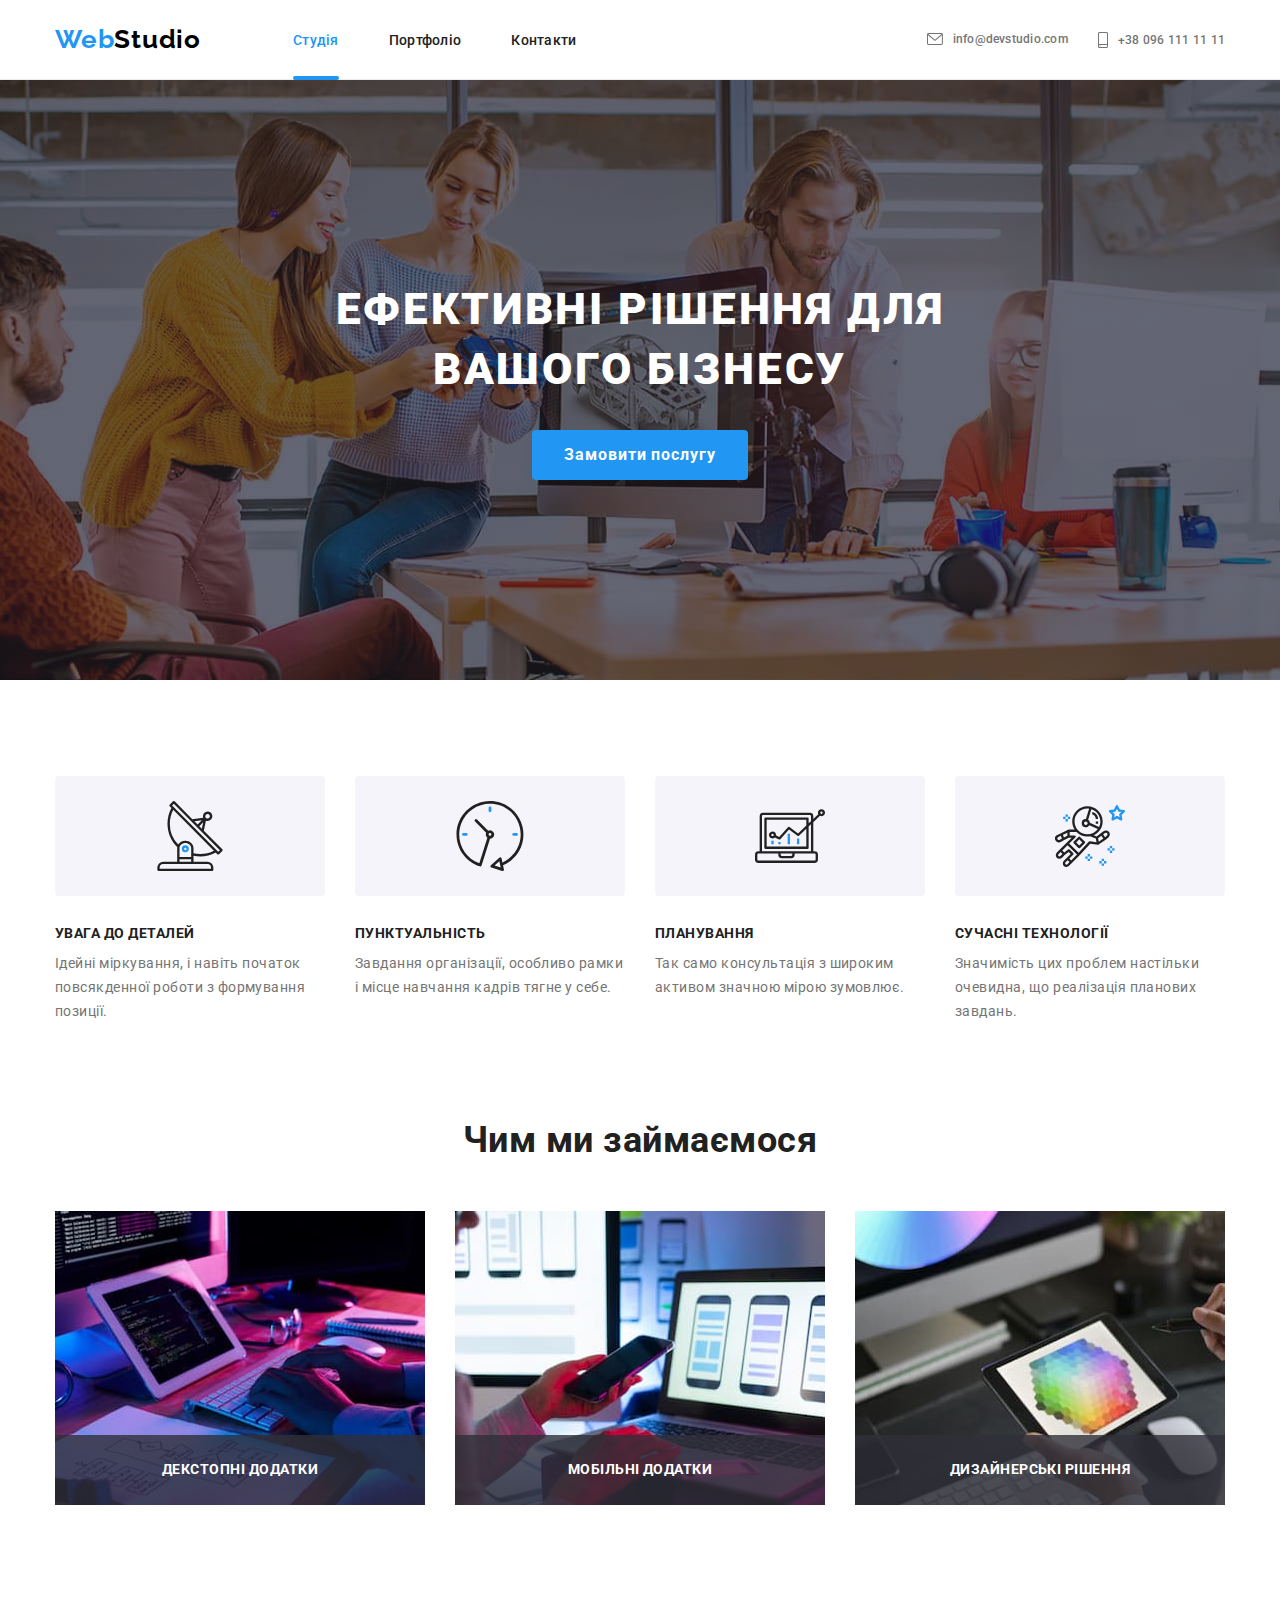
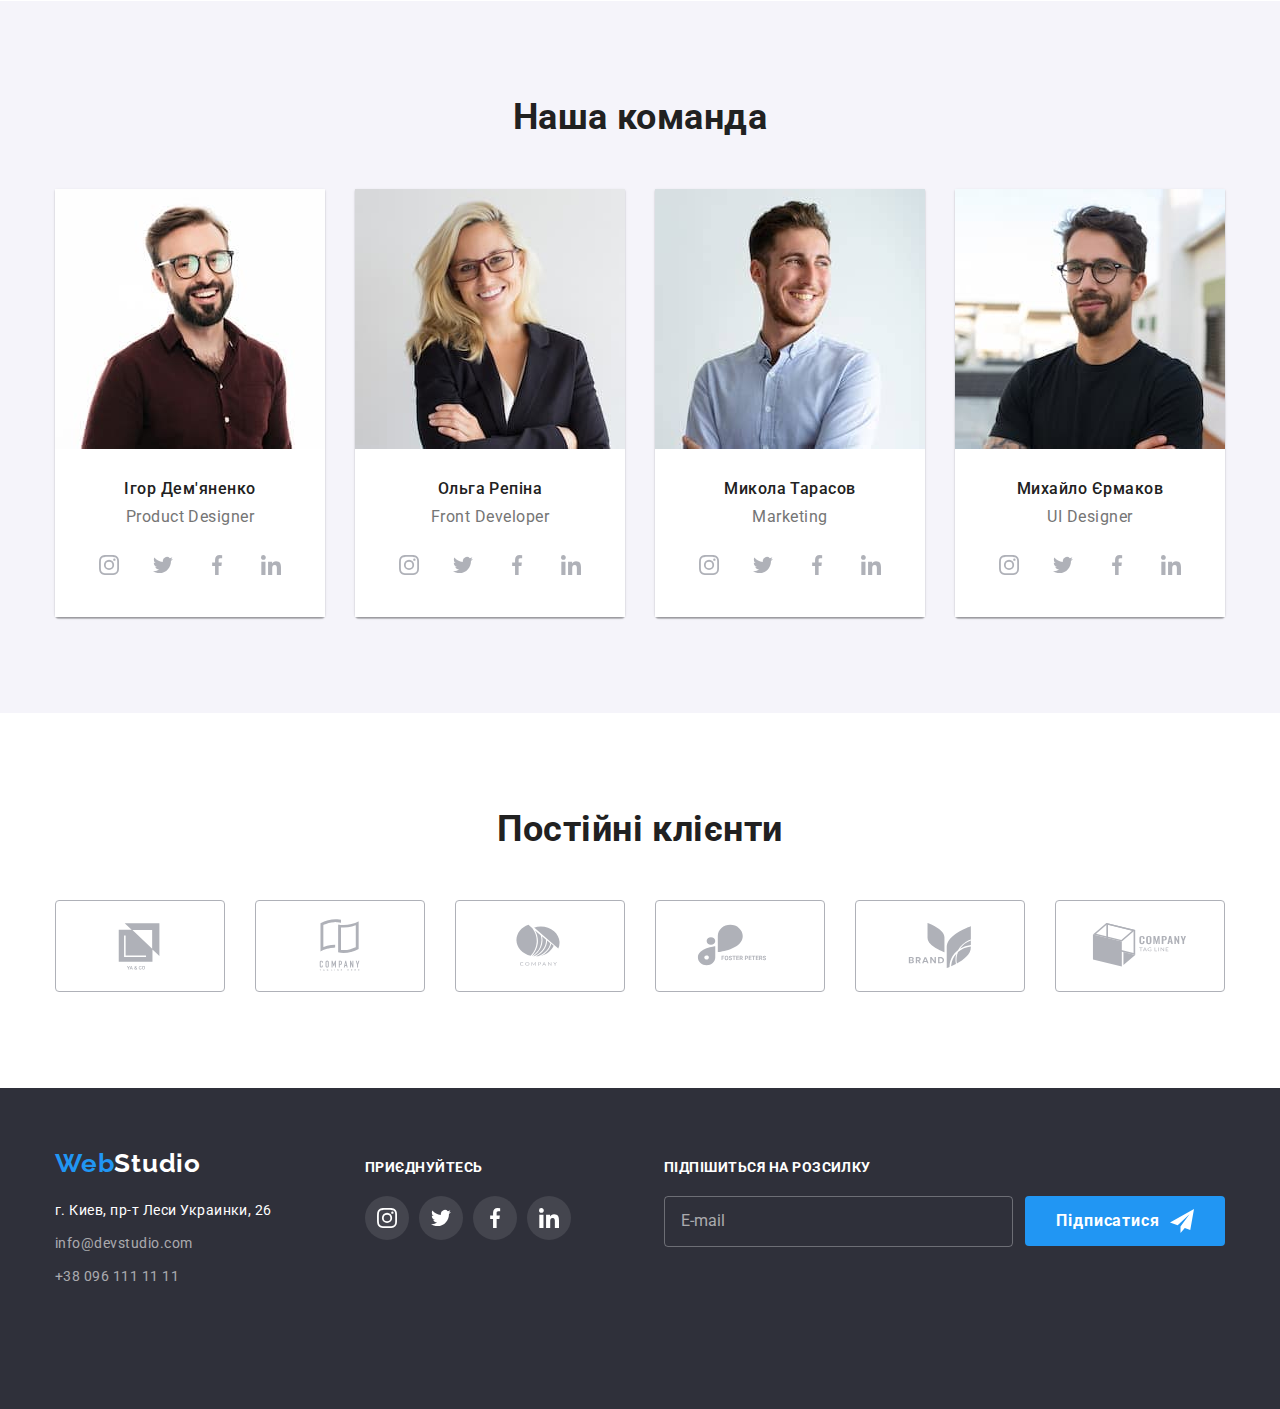
<file: index.html>
<!DOCTYPE html>
<html lang="uk">
  <head>
    <meta charset="utf-8" />
    <meta http-equiv="x-ua-compatible" content="ie=edge" />
    <meta name="viewport" content="width=device-width, initial-scale=1.0" />
    <link
      href="https://fonts.googleapis.com/css2?family=Raleway:wght@700&family=Roboto:wght@400;500;700;900&display=swap"
      rel="stylesheet"
    />
    <link
      rel="stylesheet"
      href="https://cdnjs.cloudflare.com/ajax/libs/modern-normalize/0.6.0/modern-normalize.min.css"
    />
    <link rel="stylesheet" href="./css/main.min.css" />
    <title>Web-Studio</title>
    <link rel="shortcut icon" href="favicon.ico" type="image/x-icon" />
    <link rel="icon" href="favicon.ico" type="image/x-icon" />
  </head>
  <body>
    <!-- Шапка навігації -->
    <header class="page-header">
      <div class="main-nav">
        <nav class="site-nav">
          <a href="./index.html" class="logo">Web<span class="logo__inner">Studio</span></a>
          <ul class="menu">
            <li class="menu__item">
              <a href="./index.html" class="menu__link menu__link--current">Студія</a>
            </li>
            <li class="menu__item">
              <a href="./portfolio.html" class="menu__link">Портфоліо</a>
            </li>
            <li class="menu__item"><a href="#" class="menu__link">Контакти</a></li>
          </ul>
        </nav>
        <ul class="contact-nav">
          <li class="contact-nav__item">
            <a href="mailto:info@devstudio.com" class="contact-nav__link">
              <svg class="icon-mail contact-nav__icon">
                <use href="./images/icons.svg#mail"></use>
              </svg>
              info@devstudio.com
            </a>
          </li>
          <li class="contact-nav__item">
            <a href="tel:+380961111111" class="contact-nav__link">
              <svg class="icon-phone contact-nav__icon">
                <use href="./images/icons.svg#phone"></use>
              </svg>
              +38 096 111 11 11
            </a>
          </li>
        </ul>
        <button
          type="button"
          class="menu-toggle js-open-menu"
          aria-expanded="false"
          aria-controls="mobile-menu"
        >
          <svg class="menu-toggle__icon">
            <use class="menu-toggle__menu" href="./images/icons.svg#mob-menu"></use>
          </svg>
        </button>
      </div>
    </header>

    <main>
      <!-- Герой -->
      <section class="hero">
        <div class="hero__wrap">
          <h1 class="hero__title">ефективні рішення для вашого бізнесу</h1>
          <button type="button" class="hero__btn" data-modal-open>Замовити послугу</button>
        </div>
      </section>

      <!-- Особливості -->
      <section class="page-section">
        <div class="features">
          <h2 class="features__title features__title--hidden">Особливості</h2>
          <ul class="features__list">
            <li class="features__item">
              <div class="features__img">
                <svg class="features__icon">
                  <use href="./images/icons.svg#antenna"></use>
                </svg>
              </div>
              <h3 class="features__subtitle">увага до деталей</h3>
              <p class="features__txt">
                Ідейні міркування, і навіть початок повсякденної роботи з формування позиції.
              </p>
            </li>
            <li class="features__item">
              <div class="features__img">
                <svg class="features__icon">
                  <use href="./images/icons.svg#clock"></use>
                </svg>
              </div>
              <h3 class="features__subtitle">пунктуальність</h3>
              <p class="features__txt">
                Завдання організації, особливо рамки і місце навчання кадрів тягне у себе.
              </p>
            </li>
            <li class="features__item">
              <div class="features__img">
                <svg class="features__icon">
                  <use href="./images/icons.svg#diagram"></use>
                </svg>
              </div>
              <h3 class="features__subtitle">планування</h3>
              <p class="features__txt">
                Так само консультація з широким активом значною мірою зумовлює.
              </p>
            </li>
            <li class="features__item">
              <div class="features__img">
                <svg class="features__icon">
                  <use href="./images/icons.svg#astronaut"></use>
                </svg>
              </div>
              <h3 class="features__subtitle">сучасні технології</h3>
              <p class="features__txt">
                Значимість цих проблем настільки очевидна, що реалізація планових завдань.
              </p>
            </li>
          </ul>
        </div>
      </section>

      <!-- Наша робота -->
      <section class="page-section page-section--no-top-padding">
        <div class="work">
          <h2 class="work__title">Чим ми займаємося</h2>
          <figure class="work__list">
            <figure class="work__item">
              <img
                srcset="
                  ./images/work-1-370w.jpg  1x,
                  ./images/work-1-740w.jpg  2x,
                  ./images/work-1-1110w.jpg 3x
                "
                alt="Розробка функціоналу."
                width="370"
                class="work__img"
              />
              <figcaption class="work__subtitle">декстопні додатки</figcaption>
            </figure>
            <figure class="work__item">
              <img
                srcset="
                  ./images/work-2-370w.jpg  1x,
                  ./images/work-2-740w.jpg  2x,
                  ./images/work-2-1110w.jpg 3x
                "
                alt="Адаптивна верстка."
                width="370"
                class="work__img"
              />
              <figcaption class="work__subtitle">мобільні додатки</figcaption>
            </figure>
            <figure class="work__item">
              <img
                srcset="
                  ./images/work-3-370w.jpg  1x,
                  ./images/work-3-740w.jpg  2x,
                  ./images/work-3-1110w.jpg 3x
                "
                alt="Дизайн макету."
                width="370"
                class="work__img"
              />
              <figcaption class="work__subtitle">дизайнерські рішення</figcaption>
            </figure>
          </figure>
        </div>
      </section>

      <!-- </section> -->

      <!-- Наша команда -->
      <section class="page-section page-section--scnd-bg">
        <div class="team">
          <h2 class="team__title">Наша команда</h2>
          <ul class="team__list">
            <li class="team__item">
              <div class="team-card">
                <div class="team-card__thumb">
                  <img
                    srcset="
                      ./images/team-1-270w.jpg 270w,
                      ./images/team-1-354w.jpg 354w,
                      ./images/team-1-450w.jpg 450w,
                      ./images/team-1-540w.jpg 540w,
                      ./images/team-1-708w.jpg 708w,
                      ./images/team-1-900w.jpg 900w
                    "
                    src="images/team-1-270w.jpg"
                    alt="Дизайнер продукту"
                    sizes="(min-width: 1200px) 270px, (min-width: 768px) 354px, 450px"
                    class="team-card__img"
                  />
                </div>
                <div class="team-card__content">
                  <h3 class="team-card__subtitle">Ігор Дем'яненко</h3>
                  <p lang="en" class="team-card__txt">Product Designer</p>
                  <ul class="socials">
                    <li class="socials__item">
                      <a href="#" class="socials__link">
                        <svg class="socials__icon">
                          <use href="./images/icons.svg#instagram"></use>
                        </svg>
                      </a>
                    </li>
                    <li class="socials__item">
                      <a href="#" class="socials__link">
                        <svg class="socials__icon">
                          <use href="./images/icons.svg#twitter"></use>
                        </svg>
                      </a>
                    </li>
                    <li class="socials__item">
                      <a href="#" class="socials__link">
                        <svg class="socials__icon">
                          <use href="./images/icons.svg#facebook"></use>
                        </svg>
                      </a>
                    </li>
                    <li class="socials__item">
                      <a href="#" class="socials__link">
                        <svg class="socials__icon">
                          <use href="./images/icons.svg#linkedin"></use>
                        </svg>
                      </a>
                    </li>
                  </ul>
                </div>
              </div>
            </li>
            <li class="team__item">
              <div class="team-card">
                <div class="team-card__thumb">
                  <img
                    srcset="
                      ./images/team-2-270w.jpg 270w,
                      ./images/team-2-354w.jpg 354w,
                      ./images/team-2-450w.jpg 450w,
                      ./images/team-2-540w.jpg 540w,
                      ./images/team-2-708w.jpg 708w,
                      ./images/team-2-900w.jpg 900w
                    "
                    src="images/team-2-270w.jpg"
                    alt="Front-розробник"
                    sizes="(min-width: 1200px) 270px, (min-width: 768px) 354px, 450px"
                    class="team-card__img"
                  />
                </div>
                <div class="team-card__content">
                  <h3 class="team-card__subtitle">Ольга Репіна</h3>
                  <p lang="en" class="team-card__txt">Front Developer</p>
                  <ul class="socials">
                    <li class="socials__item">
                      <a href="#" class="socials__link">
                        <svg class="socials__icon">
                          <use href="./images/icons.svg#instagram"></use>
                        </svg>
                      </a>
                    </li>
                    <li class="socials__item">
                      <a href="#" class="socials__link">
                        <svg class="socials__icon">
                          <use href="./images/icons.svg#twitter"></use>
                        </svg>
                      </a>
                    </li>
                    <li class="socials__item">
                      <a href="#" class="socials__link">
                        <svg class="socials__icon">
                          <use href="./images/icons.svg#facebook"></use>
                        </svg>
                      </a>
                    </li>
                    <li class="socials__item">
                      <a href="#" class="socials__link">
                        <svg class="socials__icon">
                          <use href="./images/icons.svg#linkedin"></use>
                        </svg>
                      </a>
                    </li>
                  </ul>
                </div>
              </div>
            </li>
            <li class="team__item">
              <div class="team-card">
                <div class="team-card__thumb">
                  <img
                    srcset="
                      ./images/team-3-270w.jpg 270w,
                      ./images/team-3-354w.jpg 354w,
                      ./images/team-3-450w.jpg 450w,
                      ./images/team-3-540w.jpg 540w,
                      ./images/team-3-708w.jpg 708w,
                      ./images/team-3-900w.jpg 900w
                    "
                    src="images/team-3-270w.jpg"
                    alt="Маркетолог"
                    sizes="(min-width: 1200px) 270px, (min-width: 768px) 354px, (min-width: 480px) 450px"
                    class="team-card__img"
                  />
                </div>
                <div class="team-card__content">
                  <h3 class="team-card__subtitle">Микола Тарасов</h3>
                  <p lang="en" class="team-card__txt">Marketing</p>
                  <ul class="socials">
                    <li class="socials__item">
                      <a href="#" class="socials__link">
                        <svg class="socials__icon">
                          <use href="./images/icons.svg#instagram"></use>
                        </svg>
                      </a>
                    </li>
                    <li class="socials__item">
                      <a href="#" class="socials__link">
                        <svg class="socials__icon">
                          <use href="./images/icons.svg#twitter"></use>
                        </svg>
                      </a>
                    </li>
                    <li class="socials__item">
                      <a href="#" class="socials__link">
                        <svg class="socials__icon">
                          <use href="./images/icons.svg#facebook"></use>
                        </svg>
                      </a>
                    </li>
                    <li class="socials__item">
                      <a href="#" class="socials__link">
                        <svg class="socials__icon">
                          <use href="./images/icons.svg#linkedin"></use>
                        </svg>
                      </a>
                    </li>
                  </ul>
                </div>
              </div>
            </li>
            <li class="team__item">
              <div class="team-card">
                <div class="team-card__thumb">
                  <img
                    srcset="
                      ./images/team-4-270w.jpg 270w,
                      ./images/team-4-354w.jpg 354w,
                      ./images/team-4-450w.jpg 450w,
                      ./images/team-4-540w.jpg 540w,
                      ./images/team-4-708w.jpg 708w,
                      ./images/team-4-900w.jpg 900w
                    "
                    src="images/team-4-270w.jpg"
                    alt="Дизайнер інтерфейсу"
                    sizes="(min-width: 1200px) 270px, (min-width: 768px) 354px, (min-width: 480px) 450px"
                    class="team-card__img"
                  />
                </div>
                <div class="team-card__content">
                  <h3 class="team-card__subtitle">Михайло Єрмаков</h3>
                  <p lang="en" class="team-card__txt">UI Designer</p>
                  <ul class="socials">
                    <li class="socials__item">
                      <a href="#" class="socials__link">
                        <svg class="socials__icon">
                          <use href="./images/icons.svg#instagram"></use>
                        </svg>
                      </a>
                    </li>
                    <li class="socials__item">
                      <a href="#" class="socials__link">
                        <svg class="socials__icon">
                          <use href="./images/icons.svg#twitter"></use>
                        </svg>
                      </a>
                    </li>
                    <li class="socials__item">
                      <a href="#" class="socials__link">
                        <svg class="socials__icon">
                          <use href="./images/icons.svg#facebook"></use>
                        </svg>
                      </a>
                    </li>
                    <li class="socials__item">
                      <a href="#" class="socials__link">
                        <svg class="socials__icon">
                          <use href="./images/icons.svg#linkedin"></use>
                        </svg>
                      </a>
                    </li>
                  </ul>
                </div>
              </div>
            </li>
          </ul>
        </div>
      </section>

      <!-- Постійні клієнти -->
      <section class="page-section">
        <div class="clients">
          <h2 class="clients__title">Постійні клієнти</h2>
          <ul class="clients__list">
            <li class="clients__item">
              <a href="#" class="clients__link">
                <svg class="clients__icon">
                  <use href="./images/icons.svg#logo-1"></use>
                </svg>
              </a>
            </li>
            <li class="clients__item">
              <a href="#" class="clients__link">
                <svg class="clients__icon">
                  <use href="./images/icons.svg#logo-2"></use>
                </svg>
              </a>
            </li>
            <li class="clients__item">
              <a href="#" class="clients__link">
                <svg class="clients__icon">
                  <use href="./images/icons.svg#logo-3"></use>
                </svg>
              </a>
            </li>
            <li class="clients__item">
              <a href="#" class="clients__link">
                <svg class="clients__icon">
                  <use href="./images/icons.svg#logo-4"></use>
                </svg>
              </a>
            </li>
            <li class="clients__item">
              <a href="#" class="clients__link">
                <svg class="clients__icon">
                  <use href="./images/icons.svg#logo-5"></use>
                </svg>
              </a>
            </li>
            <li class="clients__item">
              <a href="#" class="clients__link">
                <svg class="clients__icon">
                  <use href="./images/icons.svg#logo-6"></use>
                </svg>
              </a>
            </li>
          </ul>
        </div>
      </section>
    </main>

    <!-- Підвал -->
    <footer class="page-footer">
      <div class="footer-wrap">
        <!-- Контакти -->
        <div class="footer-contacts">
          <a class="logo" href="./index.html"
            >Web<span class="logo__inner logo__inner--white">Studio</span></a
          >
          <address>
            <ul class="contacts">
              <li class="contacts__item">
                <a
                  href="https://goo.gl/maps/CPtrU1FHBa2aNyZL9"
                  target="_blank"
                  rel="noopener noreferrer nofollow"
                  class="contacts__link contacts__link--light"
                  >г. Киев, пр-т Леси Украинки, 26</a
                >
              </li>
              <li class="contacts__item">
                <a href="mailto:info@devstudio.com" class="contacts__link">info@devstudio.com</a>
              </li>
              <li class="contacts__item">
                <a href="tel:+380961111111" class="contacts__link">+38 096 111 11 11</a>
              </li>
            </ul>
          </address>
        </div>
        <!-- Соціальні мережи -->
        <div class="footer-socials">
          <p class="footer-socials__title">приєднуйтесь</p>
          <ul class="socials">
            <li class="socials__item">
              <a href="#" class="socials__link socials__link--footer">
                <svg class="socials__icon socials__icon--footer">
                  <use href="./images/icons.svg#instagram"></use>
                </svg>
              </a>
            </li>
            <li class="socials__item">
              <a href="#" class="socials__link socials__link--footer">
                <svg class="socials__icon socials__icon--footer">
                  <use href="./images/icons.svg#twitter"></use>
                </svg>
              </a>
            </li>
            <li class="socials__item">
              <a href="#" class="socials__link socials__link--footer">
                <svg class="socials__icon socials__icon--footer">
                  <use href="./images/icons.svg#facebook"></use>
                </svg>
              </a>
            </li>
            <li class="socials__item">
              <a href="#" class="socials__link socials__link--footer">
                <svg class="socials__icon socials__icon--footer">
                  <use href="./images/icons.svg#linkedin"></use>
                </svg>
              </a>
            </li>
          </ul>
        </div>
        <!-- Форма розсилки -->
        <div class="footer-email">
          <p class="footer-email__title">підпішиться на розсилку</p>
          <form class="email-form">
            <input
              type="email"
              name="mailing"
              id="mailing"
              class="email-form__mailing"
              placeholder="E-mail"
            />
            <button type="submit" class="email-form__send">
              Підписатися
              <svg class="email-form__icon">
                <use href="./images/icons.svg#send"></use>
              </svg>
            </button>
          </form>
        </div>
      </div>
    </footer>

    <!-- Модальне вікно -->
    <div class="backdrop backdrop--is-hidden" data-backdrop>
      <div class="modal" data-modal>
        <button class="modal__close" data-modal-close>
          <svg class="modal__icon">
            <use href="./images/icons.svg#modal-close"></use>
          </svg>
        </button>
        <div class="feedback">
          <p class="feedback__title">Залиште свої дані, ми вам передзвонимо</p>
          <form class="feedback__form js-speaker-form" data-modal autocomplete="off">
            <div class="feedback__field">
              <label class="feedback__label" for="name">Ім'я</label>
              <div class="feedback__wrap-input">
                <input
                  type="text"
                  name="name"
                  id="name"
                  class="feedback__input"
                  placeholder="Ваше ім'я"
                  autofocus
                />
                <svg class="feedback__input-icon">
                  <use href="./images/icons.svg#modal-person"></use>
                </svg>
                <span class="feedback__warning"> ! - Ім'я має містити від 3 до 25 символів! </span>
              </div>
            </div>
            <div class="feedback__field">
              <label class="feedback__label" for="tel">Телефон</label>
              <div class="feedback__wrap-input">
                <input
                  type="tel"
                  name="tel"
                  id="tel"
                  class="feedback__input"
                  placeholder="+38 (0_ _) _ _ _-_ _-_ _"
                />
                <svg class="feedback__input-icon">
                  <use href="./images/icons.svg#modal-tel"></use>
                </svg>
                <span class="feedback__warning">
                  ! - Телефон має бути в форматі +38 (099) 000-00-00!
                </span>
              </div>
            </div>
            <div class="feedback__field">
              <label class="feedback__label" for="email">Пошта</label>
              <div class="feedback__wrap-input">
                <input
                  type="email"
                  name="email"
                  id="email"
                  class="feedback__input"
                  placeholder="example@gmail.com"
                />
                <svg class="feedback__input-icon">
                  <use href="./images/icons.svg#modal-mail"></use>
                </svg>
                <span class="feedback__warning">
                  ! - Будь-ласка, введіть дійсну адресу електронної пошти!
                </span>
              </div>
            </div>
            <label class="feedback__field feedback__field--comment">
              <span class="feedback__label">Коментар</span>
              <textarea
                name="comment"
                class="feedback__comment"
                cols="30"
                rows="7"
                placeholder="Введіть текст"
              ></textarea>
              <span class="feedback__warning feedback__warning--coment">
                ! - Напишіть, будь-ласка, коментар!
              </span>
            </label>
            <label class="feedback__field feedback__field--check">
              <input type="checkbox" name="policy" class="feedback__checkbox" />
              <span class="feedback__icon-checkbox">
                <svg class="feedback__icon-check">
                  <use href="./images/icons.svg#checkbx"></use>
                </svg>
              </span>
              <span class="feedback__label feedback__label--check">
                Погоджуюсь з розсилкою та приймаю
                <a href="#" class="feedback__link">Умови договору</a>
              </span>
            </label>
            <div class="feedback__field feedback__field--submit">
              <button type="submit" class="feedback__btn-submit">Відправити</button>
            </div>
          </form>
        </div>
      </div>
    </div>

    <!-- Мобільне меню -->
    <div class="menu-container js-menu-container" id="mobile-menu">
      <button type="button" class="menu-toggle js-close-menu">
        <svg class="menu-toggle__icon" aria-label="Перемикач мобільного меню">
          <use class="menu-toggle__close" href="./images/icons.svg#mob-close"></use>
        </svg>
      </button>
      <div class="menu-container__wrap">
        <ul class="mob-menu">
          <li class="mob-menu__item">
            <a href="./index.html" class="mob-menu__link mob-menu__link--current">Студія</a>
          </li>
          <li class="mob-menu__item">
            <a href="./portfolio.html" class="mob-menu__link">Портфоліо</a>
          </li>
          <li class="mob-menu__item"><a href="#" class="mob-menu__link">Контакти</a></li>
        </ul>
        <ul class="mob-contact">
          <li class="mob-contact__item">
            <a href="mailto:info@devstudio.com" class="mob-contact__link">info@devstudio.com</a>
          </li>
          <li class="mob-contact__item">
            <a href="tel:+380961111111" class="mob-contact__link">+38 096 111 11 11</a>
          </li>
        </ul>
        <ul class="mob-socials">
          <li class="mob-socials__item">
            <a href="#" class="mob-socials__link">instagram</a>
          </li>
          <li class="mob-socials__item">
            <a href="#" class="mob-socials__link">twitter</a>
          </li>
          <li class="mob-socials__item">
            <a href="#" class="mob-socials__link">facebook</a>
          </li>
          <li class="__item">
            <a href="#" class="mob-socials__link">linkedln</a>
          </li>
        </ul>
      </div>
    </div>

    <script src="./js/modal.js"></script>
    <script defer src="./js/mobile-menu.js"></script>
    <script defer src="./js/phone-mask.js"></script>
    <script defer src="./js/feedback-submit.js"></script>
    <!-- <script>
      (() => {
        document.querySelector('.js-speaker-form').addEventListener('submit', e => {
          e.preventDefault();

          new FormData(e.currentTarget).forEach((value, name) => console.log(`${name}: ${value}`));

          e.currentTarget.reset();
        });
      })();
    </script> -->
  </body>
</html>
</file>
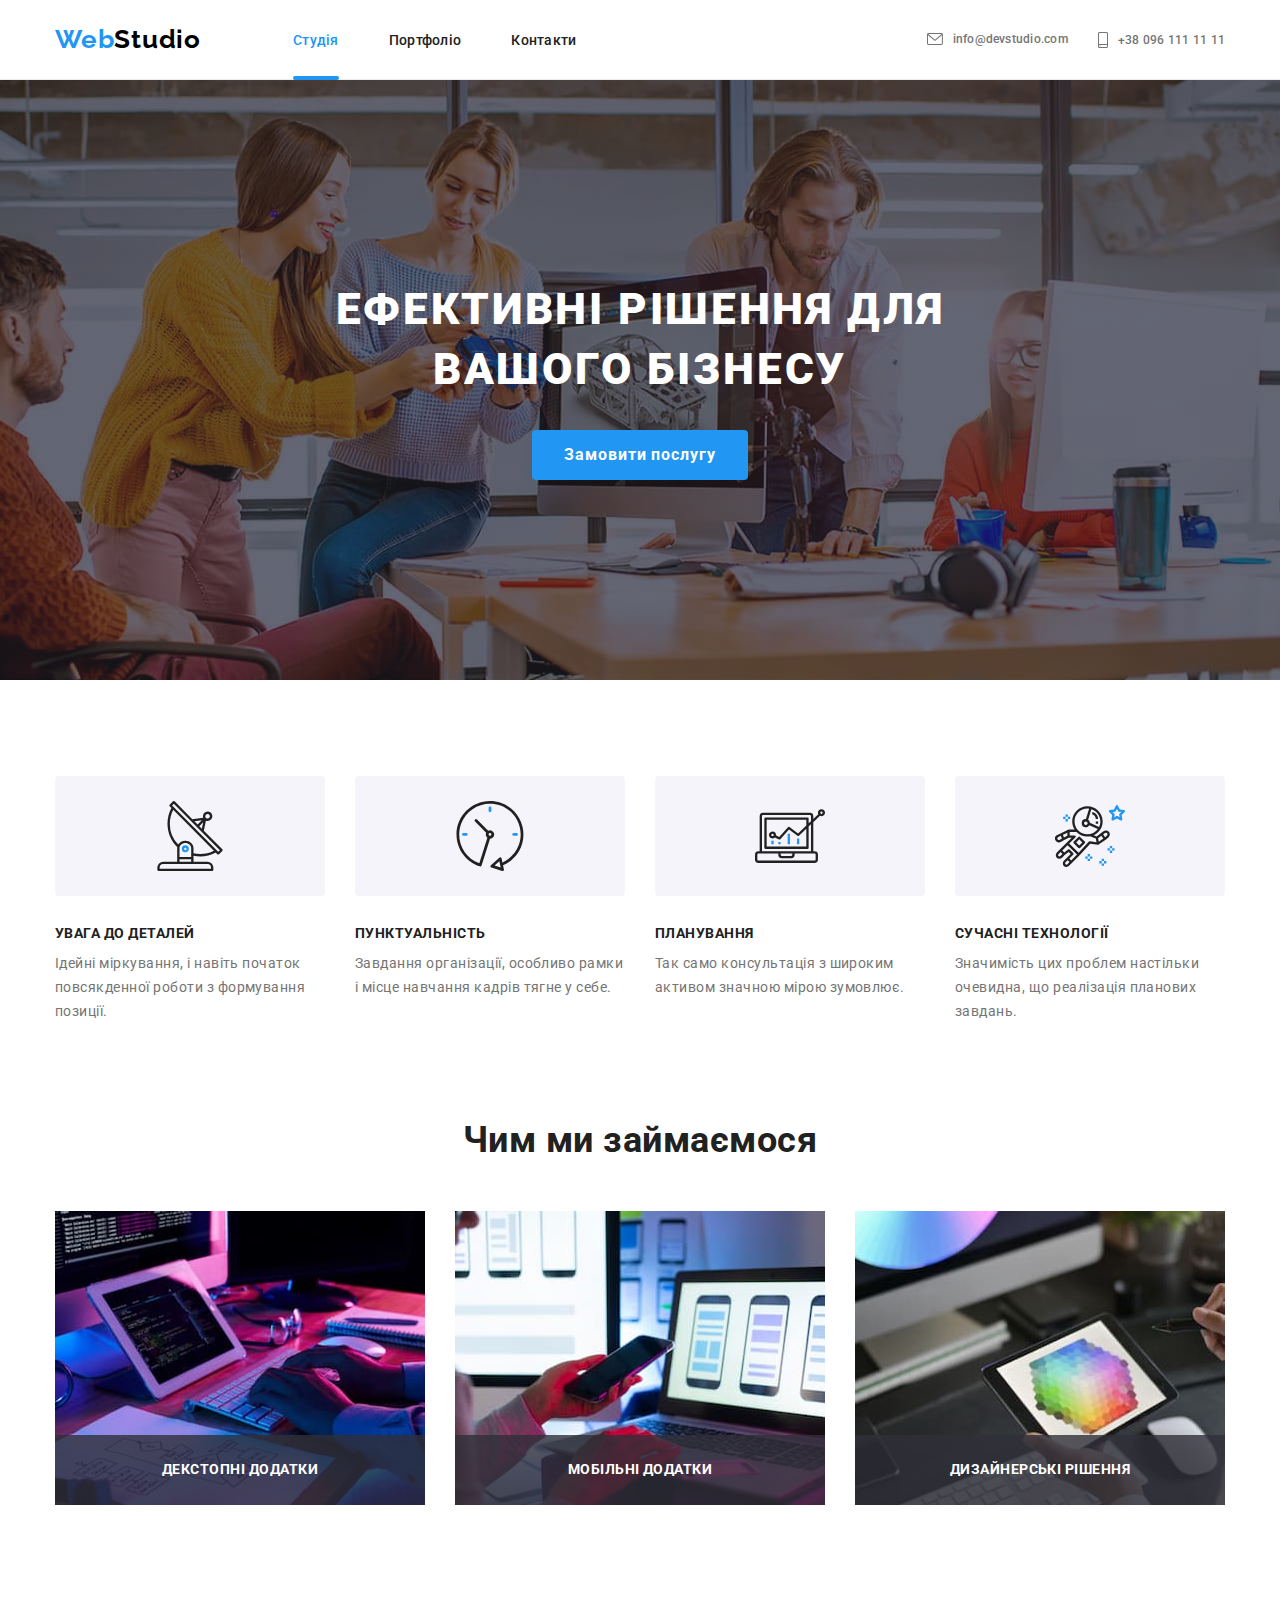
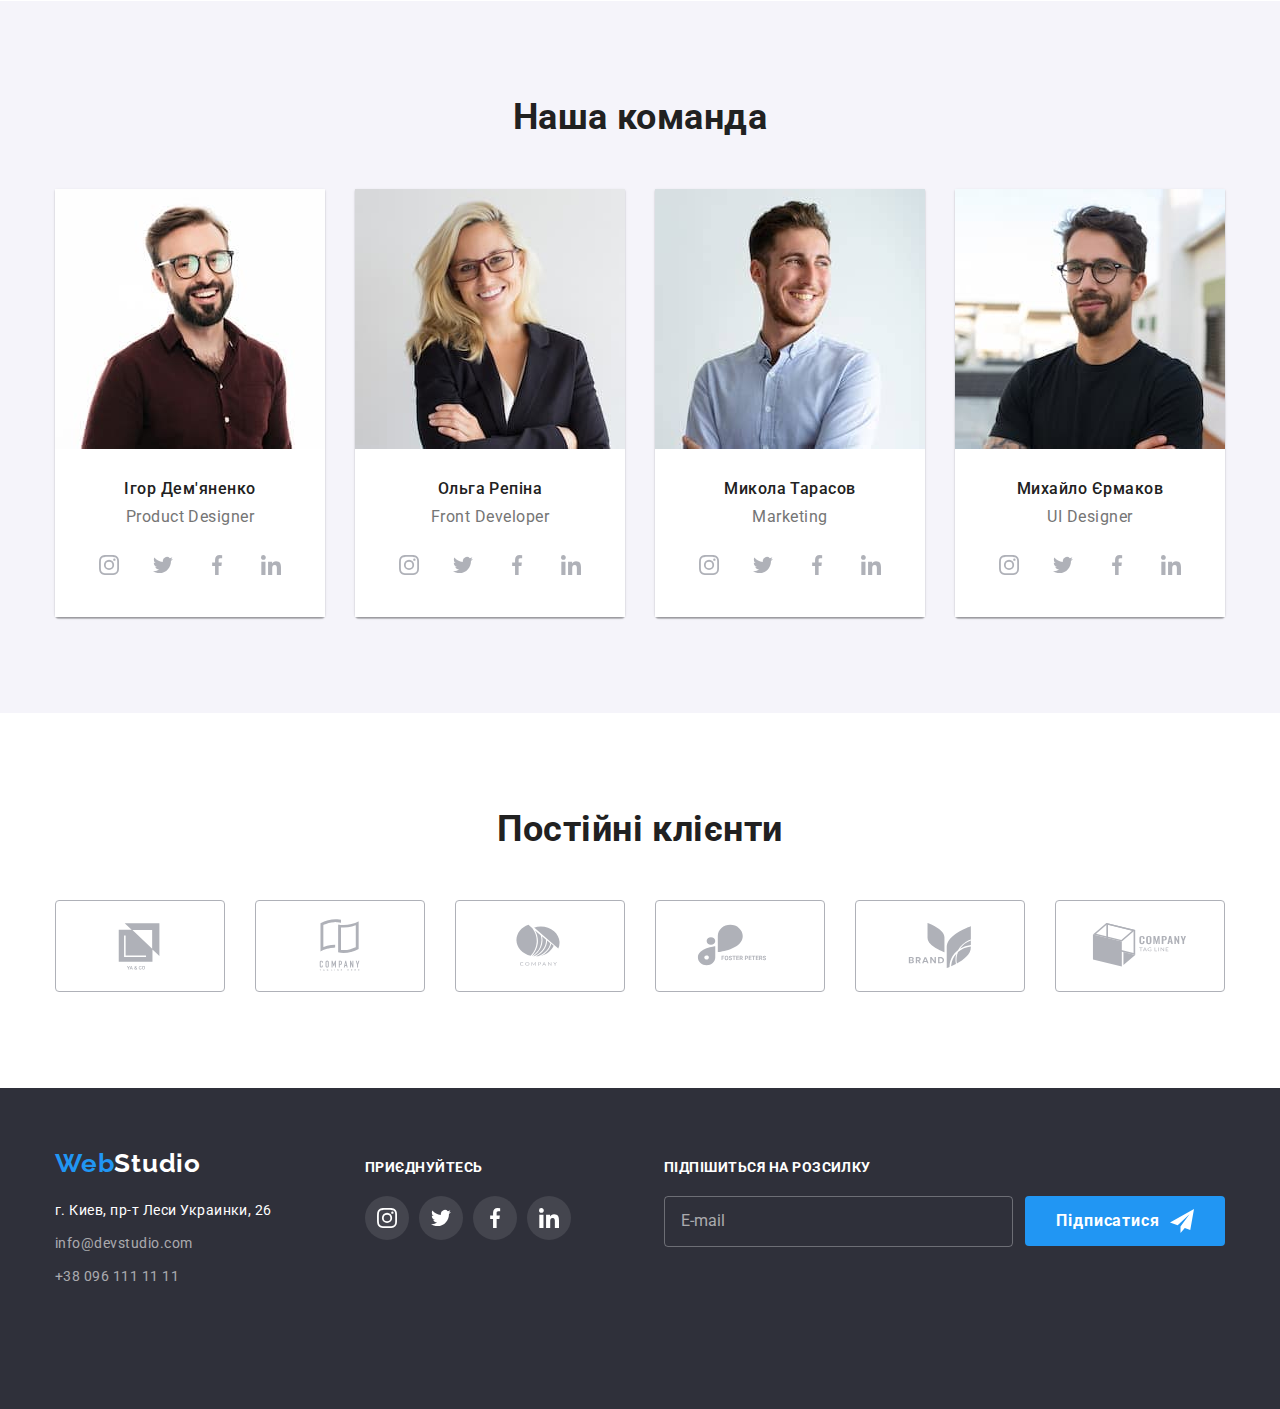
<file: index copy.html>
<!DOCTYPE html>
<html lang="uk">
  <head>
    <meta charset="utf-8" />
    <meta http-equiv="x-ua-compatible" content="ie=edge" />
    <meta name="viewport" content="width=device-width, initial-scale=1.0" />
    <link
      href="https://fonts.googleapis.com/css2?family=Raleway:wght@700&family=Roboto:wght@400;500;700;900&display=swap"
      rel="stylesheet"
    />
    <link
      rel="stylesheet"
      href="https://cdnjs.cloudflare.com/ajax/libs/modern-normalize/0.6.0/modern-normalize.min.css"
    />
    <link rel="stylesheet" href="./css/main.min.css" />
    <title>Web-Studio</title>
    <link rel="shortcut icon" href="favicon.ico" type="image/x-icon" />
    <link rel="icon" href="favicon.ico" type="image/x-icon" />
  </head>
  <body>
    <!-- Шапка навігації -->
    <header class="page-header">
      <div class="main-nav">
        <nav class="site-nav">
          <a href="./index.html" class="logo">Web<span class="logo__inner">Studio</span></a>
          <ul class="menu">
            <li class="menu__item">
              <a href="./index.html" class="menu__link menu__link--current">Студія</a>
            </li>
            <li class="menu__item">
              <a href="./portfolio.html" class="menu__link">Портфоліо</a>
            </li>
            <li class="menu__item"><a href="#" class="menu__link">Контакти</a></li>
          </ul>
        </nav>
        <ul class="contact-nav">
          <li class="contact-nav__item">
            <a href="mailto:info@devstudio.com" class="contact-nav__link">
              <svg class="icon-mail contact-nav__icon">
                <use href="./images/icons.svg#mail"></use>
              </svg>
              info@devstudio.com
            </a>
          </li>
          <li class="contact-nav__item">
            <a href="tel:+380961111111" class="contact-nav__link">
              <svg class="icon-phone contact-nav__icon">
                <use href="./images/icons.svg#phone"></use>
              </svg>
              +38 096 111 11 11
            </a>
          </li>
        </ul>
        <button
          type="button"
          class="menu-toggle js-open-menu"
          aria-expanded="false"
          aria-controls="mobile-menu"
        >
          <svg class="menu-toggle__icon">
            <use class="menu-toggle__menu" href="./images/icons.svg#mob-menu"></use>
          </svg>
        </button>
      </div>
    </header>

    <main>
      <!-- Герой -->
      <section class="hero">
        <div class="hero__wrap">
          <h1 class="hero__title">ефективні рішення для вашого бізнесу</h1>
          <button type="button" class="hero__btn" data-modal-open>Замовити послугу</button>
        </div>
      </section>

      <!-- Особливості -->
      <section class="page-section">
        <div class="features">
          <h2 class="features__title features__title--hidden">Особливості</h2>
          <ul class="features__list">
            <li class="features__item">
              <div class="features__img">
                <svg class="features__icon">
                  <use href="./images/icons.svg#antenna"></use>
                </svg>
              </div>
              <h3 class="features__subtitle">увага до деталей</h3>
              <p class="features__txt">
                Ідейні міркування, і навіть початок повсякденної роботи з формування позиції.
              </p>
            </li>
            <li class="features__item">
              <div class="features__img">
                <svg class="features__icon">
                  <use href="./images/icons.svg#clock"></use>
                </svg>
              </div>
              <h3 class="features__subtitle">пунктуальність</h3>
              <p class="features__txt">
                Завдання організації, особливо рамки і місце навчання кадрів тягне у себе.
              </p>
            </li>
            <li class="features__item">
              <div class="features__img">
                <svg class="features__icon">
                  <use href="./images/icons.svg#diagram"></use>
                </svg>
              </div>
              <h3 class="features__subtitle">планування</h3>
              <p class="features__txt">
                Так само консультація з широким активом значною мірою зумовлює.
              </p>
            </li>
            <li class="features__item">
              <div class="features__img">
                <svg class="features__icon">
                  <use href="./images/icons.svg#astronaut"></use>
                </svg>
              </div>
              <h3 class="features__subtitle">сучасні технології</h3>
              <p class="features__txt">
                Значимість цих проблем настільки очевидна, що реалізація планових завдань.
              </p>
            </li>
          </ul>
        </div>
      </section>

      <!-- Наша робота -->
      <section class="page-section page-section--no-top-padding">
        <div class="work">
          <h2 class="work__title">Чим ми займаємося</h2>
          <figure class="work__list">
            <figure class="work__item">
              <img
                srcset="
                  ./images/work-1-370w.jpg  1x,
                  ./images/work-1-740w.jpg  2x,
                  ./images/work-1-1110w.jpg 3x
                "
                alt="Розробка функціоналу."
                width="370"
                class="work__img"
              />
              <figcaption class="work__subtitle">декстопні додатки</figcaption>
            </figure>
            <figure class="work__item">
              <img
                srcset="
                  ./images/work-2-370w.jpg  1x,
                  ./images/work-2-740w.jpg  2x,
                  ./images/work-2-1110w.jpg 3x
                "
                alt="Адаптивна верстка."
                width="370"
                class="work__img"
              />
              <figcaption class="work__subtitle">мобільні додатки</figcaption>
            </figure>
            <figure class="work__item">
              <img
                srcset="
                  ./images/work-3-370w.jpg  1x,
                  ./images/work-3-740w.jpg  2x,
                  ./images/work-3-1110w.jpg 3x
                "
                alt="Дизайн макету."
                width="370"
                class="work__img"
              />
              <figcaption class="work__subtitle">дизайнерські рішення</figcaption>
            </figure>
          </figure>
        </div>
      </section>

      <!-- </section> -->

      <!-- Наша команда -->
      <section class="page-section page-section--scnd-bg">
        <div class="team">
          <h2 class="team__title">Наша команда</h2>
          <ul class="team__list">
            <li class="team__item">
              <div class="team-card">
                <div class="team-card__thumb">
                  <img
                    srcset="
                      ./images/team-1-270w.jpg 270w,
                      ./images/team-1-354w.jpg 354w,
                      ./images/team-1-450w.jpg 450w,
                      ./images/team-1-540w.jpg 540w,
                      ./images/team-1-708w.jpg 708w,
                      ./images/team-1-900w.jpg 900w
                    "
                    src="images/team-1-270w.jpg"
                    alt="Дизайнер продукту"
                    sizes="(min-width: 1200px) 270px, (min-width: 768px) 354px, 450px"
                    class="team-card__img"
                  />
                </div>
                <div class="team-card__content">
                  <h3 class="team-card__subtitle">Ігор Дем'яненко</h3>
                  <p lang="en" class="team-card__txt">Product Designer</p>
                  <ul class="socials">
                    <li class="socials__item">
                      <a href="#" class="socials__link">
                        <svg class="socials__icon">
                          <use href="./images/icons.svg#instagram"></use>
                        </svg>
                      </a>
                    </li>
                    <li class="socials__item">
                      <a href="#" class="socials__link">
                        <svg class="socials__icon">
                          <use href="./images/icons.svg#twitter"></use>
                        </svg>
                      </a>
                    </li>
                    <li class="socials__item">
                      <a href="#" class="socials__link">
                        <svg class="socials__icon">
                          <use href="./images/icons.svg#facebook"></use>
                        </svg>
                      </a>
                    </li>
                    <li class="socials__item">
                      <a href="#" class="socials__link">
                        <svg class="socials__icon">
                          <use href="./images/icons.svg#linkedin"></use>
                        </svg>
                      </a>
                    </li>
                  </ul>
                </div>
              </div>
            </li>
            <li class="team__item">
              <div class="team-card">
                <div class="team-card__thumb">
                  <img
                    srcset="
                      ./images/team-2-270w.jpg 270w,
                      ./images/team-2-354w.jpg 354w,
                      ./images/team-2-450w.jpg 450w,
                      ./images/team-2-540w.jpg 540w,
                      ./images/team-2-708w.jpg 708w,
                      ./images/team-2-900w.jpg 900w
                    "
                    src="images/team-2-270w.jpg"
                    alt="Front-розробник"
                    sizes="(min-width: 1200px) 270px, (min-width: 768px) 354px, 450px"
                    class="team-card__img"
                  />
                </div>
                <div class="team-card__content">
                  <h3 class="team-card__subtitle">Ольга Репіна</h3>
                  <p lang="en" class="team-card__txt">Front Developer</p>
                  <ul class="socials">
                    <li class="socials__item">
                      <a href="#" class="socials__link">
                        <svg class="socials__icon">
                          <use href="./images/icons.svg#instagram"></use>
                        </svg>
                      </a>
                    </li>
                    <li class="socials__item">
                      <a href="#" class="socials__link">
                        <svg class="socials__icon">
                          <use href="./images/icons.svg#twitter"></use>
                        </svg>
                      </a>
                    </li>
                    <li class="socials__item">
                      <a href="#" class="socials__link">
                        <svg class="socials__icon">
                          <use href="./images/icons.svg#facebook"></use>
                        </svg>
                      </a>
                    </li>
                    <li class="socials__item">
                      <a href="#" class="socials__link">
                        <svg class="socials__icon">
                          <use href="./images/icons.svg#linkedin"></use>
                        </svg>
                      </a>
                    </li>
                  </ul>
                </div>
              </div>
            </li>
            <li class="team__item">
              <div class="team-card">
                <div class="team-card__thumb">
                  <img
                    srcset="
                      ./images/team-3-270w.jpg 270w,
                      ./images/team-3-354w.jpg 354w,
                      ./images/team-3-450w.jpg 450w,
                      ./images/team-3-540w.jpg 540w,
                      ./images/team-3-708w.jpg 708w,
                      ./images/team-3-900w.jpg 900w
                    "
                    src="images/team-3-270w.jpg"
                    alt="Маркетолог"
                    sizes="(min-width: 1200px) 270px, (min-width: 768px) 354px, (min-width: 480px) 450px"
                    class="team-card__img"
                  />
                </div>
                <div class="team-card__content">
                  <h3 class="team-card__subtitle">Микола Тарасов</h3>
                  <p lang="en" class="team-card__txt">Marketing</p>
                  <ul class="socials">
                    <li class="socials__item">
                      <a href="#" class="socials__link">
                        <svg class="socials__icon">
                          <use href="./images/icons.svg#instagram"></use>
                        </svg>
                      </a>
                    </li>
                    <li class="socials__item">
                      <a href="#" class="socials__link">
                        <svg class="socials__icon">
                          <use href="./images/icons.svg#twitter"></use>
                        </svg>
                      </a>
                    </li>
                    <li class="socials__item">
                      <a href="#" class="socials__link">
                        <svg class="socials__icon">
                          <use href="./images/icons.svg#facebook"></use>
                        </svg>
                      </a>
                    </li>
                    <li class="socials__item">
                      <a href="#" class="socials__link">
                        <svg class="socials__icon">
                          <use href="./images/icons.svg#linkedin"></use>
                        </svg>
                      </a>
                    </li>
                  </ul>
                </div>
              </div>
            </li>
            <li class="team__item">
              <div class="team-card">
                <div class="team-card__thumb">
                  <img
                    srcset="
                      ./images/team-4-270w.jpg 270w,
                      ./images/team-4-354w.jpg 354w,
                      ./images/team-4-450w.jpg 450w,
                      ./images/team-4-540w.jpg 540w,
                      ./images/team-4-708w.jpg 708w,
                      ./images/team-4-900w.jpg 900w
                    "
                    src="images/team-4-270w.jpg"
                    alt="Дизайнер інтерфейсу"
                    sizes="(min-width: 1200px) 270px, (min-width: 768px) 354px, (min-width: 480px) 450px"
                    class="team-card__img"
                  />
                </div>
                <div class="team-card__content">
                  <h3 class="team-card__subtitle">Михайло Єрмаков</h3>
                  <p lang="en" class="team-card__txt">UI Designer</p>
                  <ul class="socials">
                    <li class="socials__item">
                      <a href="#" class="socials__link">
                        <svg class="socials__icon">
                          <use href="./images/icons.svg#instagram"></use>
                        </svg>
                      </a>
                    </li>
                    <li class="socials__item">
                      <a href="#" class="socials__link">
                        <svg class="socials__icon">
                          <use href="./images/icons.svg#twitter"></use>
                        </svg>
                      </a>
                    </li>
                    <li class="socials__item">
                      <a href="#" class="socials__link">
                        <svg class="socials__icon">
                          <use href="./images/icons.svg#facebook"></use>
                        </svg>
                      </a>
                    </li>
                    <li class="socials__item">
                      <a href="#" class="socials__link">
                        <svg class="socials__icon">
                          <use href="./images/icons.svg#linkedin"></use>
                        </svg>
                      </a>
                    </li>
                  </ul>
                </div>
              </div>
            </li>
          </ul>
        </div>
      </section>

      <!-- Постійні клієнти -->
      <section class="page-section">
        <div class="clients">
          <h2 class="clients__title">Постійні клієнти</h2>
          <ul class="clients__list">
            <li class="clients__item">
              <a href="#" class="clients__link">
                <svg class="clients__icon">
                  <use href="./images/icons.svg#logo-1"></use>
                </svg>
              </a>
            </li>
            <li class="clients__item">
              <a href="#" class="clients__link">
                <svg class="clients__icon">
                  <use href="./images/icons.svg#logo-2"></use>
                </svg>
              </a>
            </li>
            <li class="clients__item">
              <a href="#" class="clients__link">
                <svg class="clients__icon">
                  <use href="./images/icons.svg#logo-3"></use>
                </svg>
              </a>
            </li>
            <li class="clients__item">
              <a href="#" class="clients__link">
                <svg class="clients__icon">
                  <use href="./images/icons.svg#logo-4"></use>
                </svg>
              </a>
            </li>
            <li class="clients__item">
              <a href="#" class="clients__link">
                <svg class="clients__icon">
                  <use href="./images/icons.svg#logo-5"></use>
                </svg>
              </a>
            </li>
            <li class="clients__item">
              <a href="#" class="clients__link">
                <svg class="clients__icon">
                  <use href="./images/icons.svg#logo-6"></use>
                </svg>
              </a>
            </li>
          </ul>
        </div>
      </section>
    </main>

    <!-- Підвал -->
    <footer class="page-footer">
      <div class="footer-wrap">
        <!-- Контакти -->
        <div class="footer-contacts">
          <a class="logo" href="./index.html"
            >Web<span class="logo__inner logo__inner--white">Studio</span></a
          >
          <address>
            <ul class="contacts">
              <li class="contacts__item">
                <a
                  href="https://goo.gl/maps/CPtrU1FHBa2aNyZL9"
                  target="_blank"
                  rel="noopener noreferrer nofollow"
                  class="contacts__link contacts__link--light"
                  >г. Киев, пр-т Леси Украинки, 26</a
                >
              </li>
              <li class="contacts__item">
                <a href="mailto:info@devstudio.com" class="contacts__link">info@devstudio.com</a>
              </li>
              <li class="contacts__item">
                <a href="tel:+380961111111" class="contacts__link">+38 096 111 11 11</a>
              </li>
            </ul>
          </address>
        </div>
        <!-- Соціальні мережи -->
        <div class="footer-socials">
          <p class="footer-socials__title">приєднуйтесь</p>
          <ul class="socials">
            <li class="socials__item">
              <a href="#" class="socials__link socials__link--footer">
                <svg class="socials__icon socials__icon--footer">
                  <use href="./images/icons.svg#instagram"></use>
                </svg>
              </a>
            </li>
            <li class="socials__item">
              <a href="#" class="socials__link socials__link--footer">
                <svg class="socials__icon socials__icon--footer">
                  <use href="./images/icons.svg#twitter"></use>
                </svg>
              </a>
            </li>
            <li class="socials__item">
              <a href="#" class="socials__link socials__link--footer">
                <svg class="socials__icon socials__icon--footer">
                  <use href="./images/icons.svg#facebook"></use>
                </svg>
              </a>
            </li>
            <li class="socials__item">
              <a href="#" class="socials__link socials__link--footer">
                <svg class="socials__icon socials__icon--footer">
                  <use href="./images/icons.svg#linkedin"></use>
                </svg>
              </a>
            </li>
          </ul>
        </div>
        <!-- Форма розсилки -->
        <div class="footer-email">
          <p class="footer-email__title">підпішиться на розсилку</p>
          <form class="email-form">
            <input
              type="email"
              name="mailing"
              id="mailing"
              class="email-form__mailing"
              placeholder="E-mail"
            />
            <button type="submit" class="email-form__send">
              Підписатися
              <svg class="email-form__icon">
                <use href="./images/icons.svg#send"></use>
              </svg>
            </button>
          </form>
        </div>
      </div>
    </footer>

    <!-- Модальне вікно -->
    <div class="backdrop backdrop--is-hidden" data-backdrop>
      <div class="modal" data-modal>
        <button class="modal__close" data-modal-close>
          <svg class="modal__icon">
            <use href="./images/icons.svg#modal-close"></use>
          </svg>
        </button>
        <div class="feedback">
          <p class="feedback__title">Залиште свої дані, ми вам передзвонимо</p>
          <form class="feedback__form js-speaker-form" data-modal autocomplete="off" novalidate>
            <label class="feedback__field">
              <span class="feedback__label">Ім'я</span>
              <div class="feedback__wrap-input">
                <input
                  type="text"
                  name="name"
                  class="feedback__input"
                  placeholder="Ваше ім'я"
                  autofocus
                />
                <svg class="feedback__input-icon">
                  <use href="./images/icons.svg#modal-person"></use>
                </svg>
                <span class="feedback__warning"> ! - Ім'я має містити від 3 до 25 символів! </span>
              </div>
            </label>
            <label class="feedback__field">
              <span class="feedback__label">Телефон</span>
              <div class="feedback__wrap-input">
                <input
                  type="tel"
                  name="tel"
                  class="feedback__input"
                  placeholder="+38 (0_ _) _ _ _-_ _-_ _"
                />
                <svg class="feedback__input-icon">
                  <use href="./images/icons.svg#modal-tel"></use>
                </svg>
                <span class="feedback__warning">
                  ! - Телефон має бути в форматі +38 (099) 000-00-00!
                </span>
              </div>
            </label>
            <label class="feedback__field">
              <span class="feedback__label">Пошта</span>
              <div class="feedback__wrap-input">
                <input
                  type="email"
                  name="email"
                  class="feedback__input"
                  placeholder="example@gmail.com"
                />
                <svg class="feedback__input-icon">
                  <use href="./images/icons.svg#modal-mail"></use>
                </svg>
                <span class="feedback__warning">
                  ! - Будь-ласка, введіть дійсну адресу електронної пошти!
                </span>
              </div>
            </label>
            <label class="feedback__field feedback__field--comment">
              <span class="feedback__label">Коментар</span>
              <textarea
                name="comment"
                class="feedback__comment"
                cols="30"
                rows="7"
                placeholder="Введіть текст"
              ></textarea>
              <span class="feedback__warning feedback__warning--coment">
                ! - Напишіть, будь-ласка, коментар!
              </span>
            </label>
            <label class="feedback__field feedback__field--check">
              <input type="checkbox" name="policy" class="feedback__checkbox" />
              <span class="feedback__icon-checkbox">
                <svg class="feedback__icon-check">
                  <use href="./images/icons.svg#checkbx"></use>
                </svg>
              </span>
              <span class="feedback__label feedback__label--check">
                Погоджуюсь з розсилкою та приймаю
                <a href="#" class="feedback__link">Умови договору</a>
              </span>
            </label>
            <div class="feedback__field feedback__field--submit">
              <button type="submit" class="feedback__btn-submit">Відправити</button>
            </div>
          </form>
        </div>
      </div>
    </div>

    <!-- Мобільне меню -->
    <div class="menu-container js-menu-container" id="mobile-menu">
      <button type="button" class="menu-toggle js-close-menu">
        <svg class="menu-toggle__icon" aria-label="Перемикач мобільного меню">
          <use class="menu-toggle__close" href="./images/icons.svg#mob-close"></use>
        </svg>
      </button>
      <div class="menu-container__wrap">
        <ul class="mob-menu">
          <li class="mob-menu__item">
            <a href="./index.html" class="mob-menu__link mob-menu__link--current">Студія</a>
          </li>
          <li class="mob-menu__item">
            <a href="./portfolio.html" class="mob-menu__link">Портфоліо</a>
          </li>
          <li class="mob-menu__item"><a href="#" class="mob-menu__link">Контакти</a></li>
        </ul>
        <ul class="mob-contact">
          <li class="mob-contact__item">
            <a href="mailto:info@devstudio.com" class="mob-contact__link">info@devstudio.com</a>
          </li>
          <li class="mob-contact__item">
            <a href="tel:+380961111111" class="mob-contact__link">+38 096 111 11 11</a>
          </li>
        </ul>
        <ul class="mob-socials">
          <li class="mob-socials__item">
            <a href="#" class="mob-socials__link">instagram</a>
          </li>
          <li class="mob-socials__item">
            <a href="#" class="mob-socials__link">twitter</a>
          </li>
          <li class="mob-socials__item">
            <a href="#" class="mob-socials__link">facebook</a>
          </li>
          <li class="__item">
            <a href="#" class="mob-socials__link">linkedln</a>
          </li>
        </ul>
      </div>
    </div>

    <script src="./js/modal.js"></script>
    <script defer src="./js/mobile-menu.js"></script>
    <script defer src="./js/phone-mask.js"></script>
    <script defer src="./js/feedback-submit.js"></script>
    <!-- <script>
      (() => {
        document.querySelector('.js-speaker-form').addEventListener('submit', e => {
          e.preventDefault();

          new FormData(e.currentTarget).forEach((value, name) => console.log(`${name}: ${value}`));

          e.currentTarget.reset();
        });
      })();
    </script> -->
  </body>
</html>
</file>
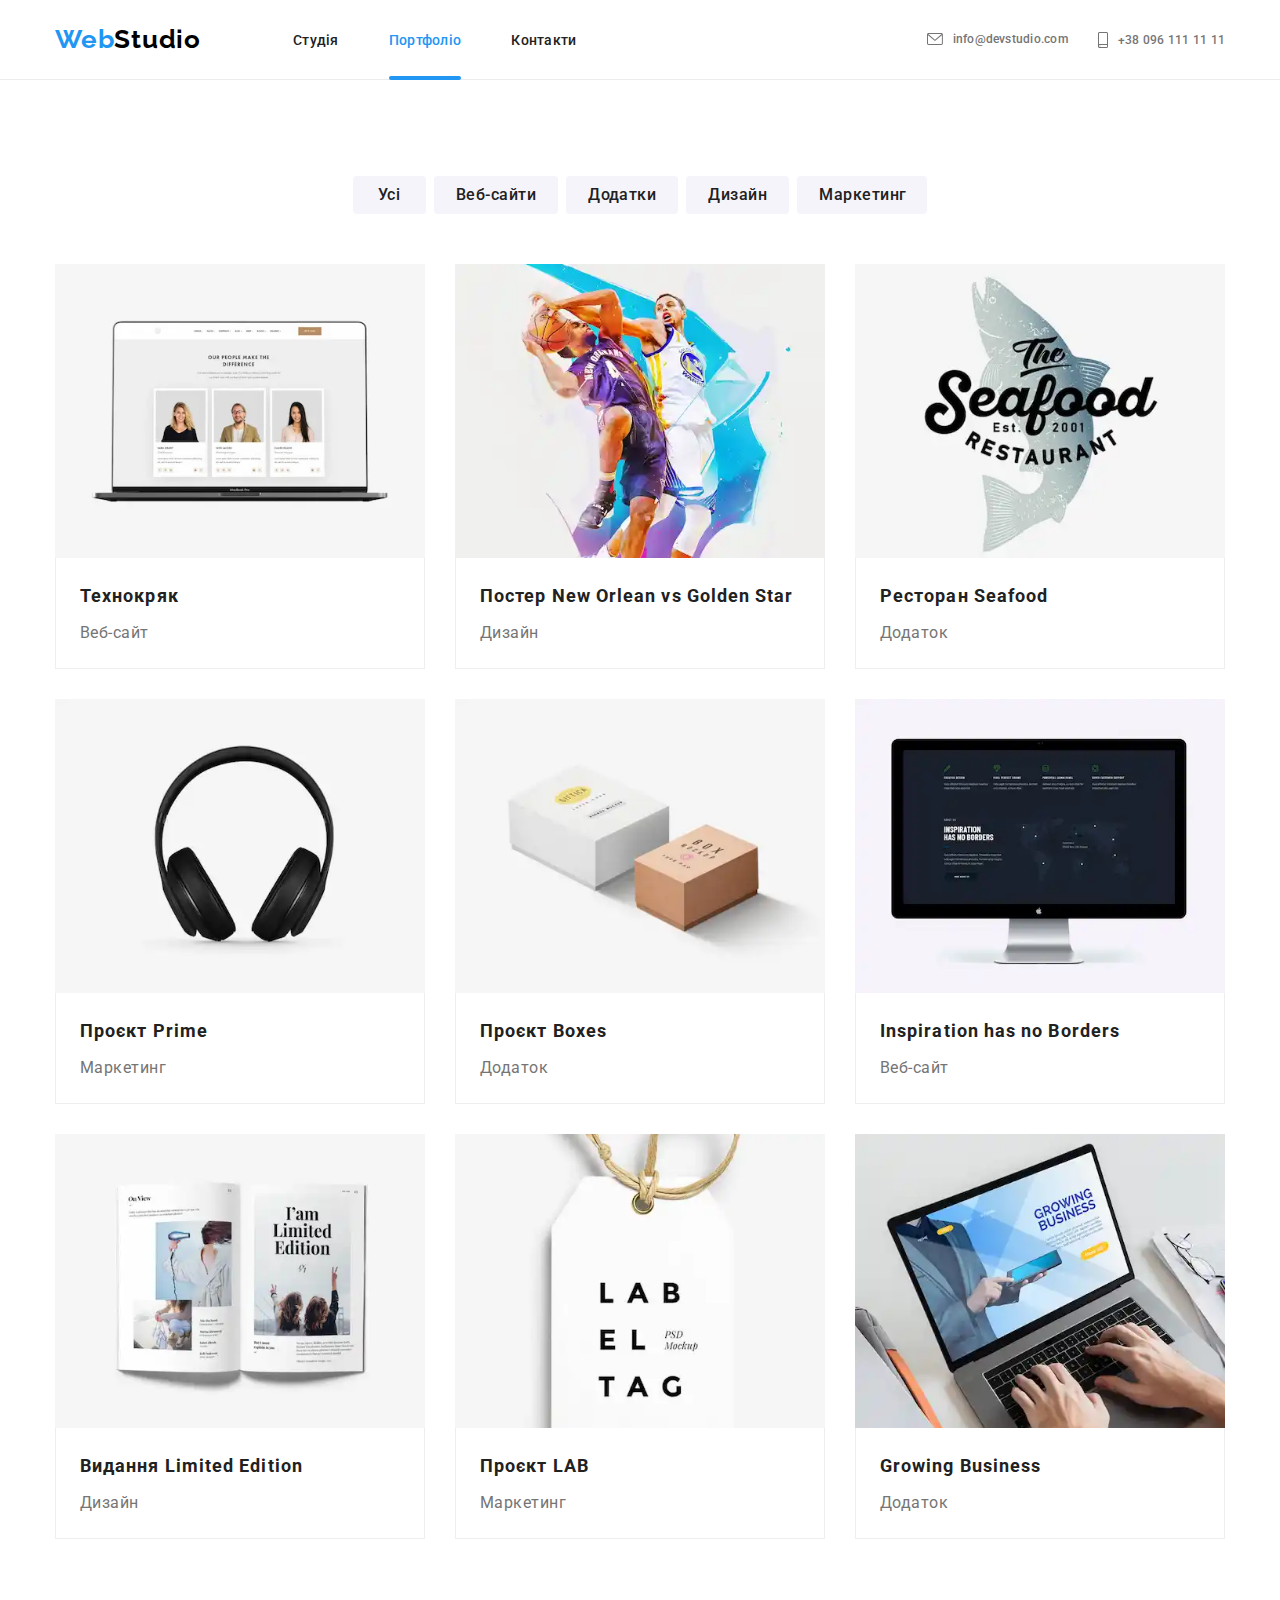
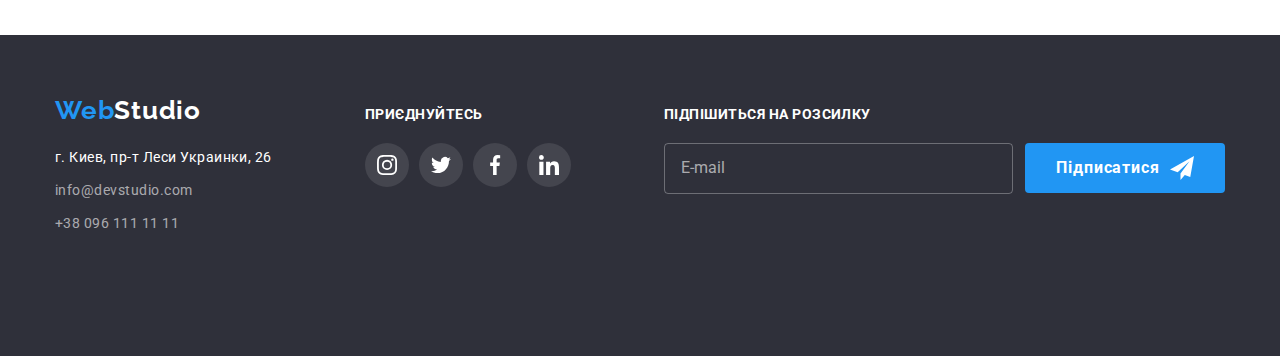
<file: portfolio.html>
<!DOCTYPE html>
<html lang="uk">
  <head>
    <meta charset="utf-8" />
    <meta http-equiv="x-ua-compatible" content="ie=edge" />
    <meta name="viewport" content="width=device-width, initial-scale=1.0" />
    <link
      href="https://fonts.googleapis.com/css2?family=Raleway:wght@700&family=Roboto:wght@400;500;700;900&display=swap"
      rel="stylesheet"
    />
    <!-- <link
      rel="stylesheet"
      href="https://cdnjs.cloudflare.com/ajax/libs/modern-normalize/0.6.0/modern-normalize.min.css"
    /> -->
    <link rel="stylesheet" href="./css/modern-normalize.min.css" />
    <link rel="stylesheet" href="./css/main.min.css" />
    <title>Web-Studio - Portfolio</title>
    <link rel="shortcut icon" href="favicon.ico" type="image/x-icon" />
    <link rel="icon" href="favicon.ico" type="image/x-icon" />
  </head>
  <body>
    <!-- Шапка навігації -->
    <header class="page-header">
      <div class="main-nav">
        <nav class="site-nav">
          <a href="./index.html" class="logo">Web<span class="logo__inner">Studio</span></a>
          <ul class="menu">
            <li class="menu__item">
              <a href="./index.html" class="menu__link">Студія</a>
            </li>
            <li class="menu__item">
              <a href="./portfolio.html" class="menu__link menu__link--current">Портфоліо</a>
            </li>
            <li class="menu__item"><a href="#" class="menu__link">Контакти</a></li>
          </ul>
        </nav>
        <ul class="contact-nav">
          <li class="contact-nav__item">
            <a href="mailto:info@devstudio.com" class="contact-nav__link">
              <svg class="icon-mail contact-nav__icon">
                <use href="./images/icons.svg#mail"></use>
              </svg>
              info@devstudio.com
            </a>
          </li>
          <li class="contact-nav__item">
            <a href="tel:+380961111111" class="contact-nav__link">
              <svg class="icon-phone contact-nav__icon">
                <use href="./images/icons.svg#phone"></use>
              </svg>
              +38 096 111 11 11
            </a>
          </li>
        </ul>
        <button
          type="button"
          class="menu-toggle js-open-menu"
          aria-expanded="false"
          aria-controls="mobile-menu"
        >
          <svg class="menu-toggle__icon">
            <use class="menu-toggle__menu" href="./images/icons.svg#mob-menu"></use>
          </svg>
        </button>
      </div>
    </header>

    <main>
      <!-- Портфоліо -->
      <section class="page-section">
        <div class="portfolio">
          <h1 class="portfolio__title portfolio__title--hidden">збірка виконаних робіт</h1>
          <!-- Блок фільтру -->
          <ul class="filters">
            <li class="filters__item">
              <button type="button" class="filters__filter">Усі</button>
            </li>
            <li class="filters__item">
              <button type="button" class="filters__filter">Веб-сайти</button>
            </li>
            <li class="filters__item">
              <button type="button" class="filters__filter">Додатки</button>
            </li>
            <li class="filters__item">
              <button type="button" class="filters__filter">Дизайн</button>
            </li>
            <li class="filters__item">
              <button type="button" class="filters__filter">Маркетинг</button>
            </li>
          </ul>
          <!-- Блок галереї -->
          <ul class="gallery">
            <li class="gallery__item">
              <a href="#" class="gallery-card">
                <div class="gallery-card__thumb">
                  <img
                    width="885"
                    height="735"
                    srcset="
                      ./images/gallery-1-354w.webp 354w,
                      ./images/gallery-1-472w.webp 472w,
                      ./images/gallery-1-531w.webp 531w,
                      ./images/gallery-1-708w.webp 708w,
                      ./images/gallery-1-767w.webp 767w,
                      ./images/gallery-1-885w.webp 885w
                    "
                    src="images/gallery-1-354w.webp"
                    alt="Фото роботи над сайтом"
                    sizes="(min-width: 1200px) 370px, (min-width: 768px) 354px, 450px"
                    class="gallery-card__img"
                  />
                  <!-- <img
                    srcset="
                      ./images/gallery-1-354w.jpg   354w,
                      ./images/gallery-1-450w.jpg   450w,
                      ./images/gallery-1-540w.jpg   540w,
                      ./images/gallery-1-708w.jpg   708w,
                      ./images/gallery-1-900w.jpg   900w,
                      ./images/gallery-1-1100w.jpg 1100w
                    "
                    src="images/gallery-1-354w.jpg"
                    alt="Фото роботи над сайтом"
                    sizes="(min-width: 1200px) 370px, (min-width: 768px) 354px, 450px"
                    class="card__img"
                  /> -->
                  <p class="gallery-card__overlay">
                    Ресурс пропонує комплексні пропозиції з різним рівнем функціоналу та сервісів.
                    Все це дозволить відвідувачу отримати вичерпні відомості про компанію чи
                    приватну особу.
                  </p>
                </div>
                <div class="gallery-card__content">
                  <h2 class="gallery-card__subtitle">Технокряк</h2>
                  <p class="gallery-card__txt">Веб-сайт</p>
                </div>
              </a>
            </li>
            <li class="gallery__item">
              <a href="#" class="gallery-card">
                <div class="gallery-card__thumb">
                  <img
                    width="885"
                    height="735"
                    srcset="
                      ./images/gallery-2-354w.webp 354w,
                      ./images/gallery-2-472w.webp 472w,
                      ./images/gallery-2-531w.webp 531w,
                      ./images/gallery-2-708w.webp 708w,
                      ./images/gallery-2-767w.webp 767w,
                      ./images/gallery-2-885w.webp 885w
                    "
                    src="images/gallery-2-354w.webp"
                    alt="Фото роботи з постером"
                    sizes="(min-width: 1200px) 370px, (min-width: 768px) 354px, 450px"
                    class="gallery-card__img"
                  />
                  <!-- <img
                    srcset="
                      ./images/gallery-2-354w.jpg   354w,
                      ./images/gallery-2-450w.jpg   450w,
                      ./images/gallery-2-540w.jpg   540w,
                      ./images/gallery-2-708w.jpg   708w,
                      ./images/gallery-2-900w.jpg   900w,
                      ./images/gallery-2-1100w.jpg 1100w
                    "
                    src="images/gallery-2-354w.jpg"
                    alt="Фото роботи з постером"
                    sizes="(min-width: 1200px) 370px, (min-width: 768px) 354px, 450px"
                    class="card__img"
                  /> -->
                  <p class="gallery-card__overlay">
                    Ресурс пропонує комплексні пропозиції з різним рівнем функціоналу та сервісів.
                    Все це дозволить відвідувачу отримати вичерпні відомості про компанію чи
                    приватну особу.
                  </p>
                </div>
                <div class="gallery-card__content">
                  <h2 class="gallery-card__subtitle">Постер New Orlean vs Golden Star</h2>
                  <p class="gallery-card__txt">Дизайн</p>
                </div>
              </a>
            </li>
            <li class="gallery__item">
              <a href="#" class="gallery-card">
                <div class="gallery-card__thumb">
                  <img
                    width="885"
                    height="735"
                    srcset="
                      ./images/gallery-3-354w.webp 354w,
                      ./images/gallery-3-472w.webp 472w,
                      ./images/gallery-3-531w.webp 531w,
                      ./images/gallery-3-708w.webp 708w,
                      ./images/gallery-3-767w.webp 767w,
                      ./images/gallery-3-885w.webp 885w
                    "
                    src="images/gallery-3-354w.webp"
                    alt="Фото роботи над додатком"
                    sizes="(min-width: 1200px) 370px, (min-width: 768px) 354px, 450px"
                    class="gallery-card__img"
                  />
                  <!-- <img
                    srcset="
                      ./images/gallery-3-354w.jpg   354w,
                      ./images/gallery-3-450w.jpg   450w,
                      ./images/gallery-3-540w.jpg   540w,
                      ./images/gallery-3-708w.jpg   708w,
                      ./images/gallery-3-900w.jpg   900w,
                      ./images/gallery-3-1100w.jpg 1100w
                    "
                    src="images/gallery-3-354w.jpg"
                    alt="Фото роботи над додатком"
                    sizes="(min-width: 1200px) 370px, (min-width: 768px) 354px, 450px"
                    class="card__img"
                  /> -->
                  <p class="gallery-card__overlay">
                    Ресурс пропонує комплексні пропозиції з різним рівнем функціоналу та сервісів.
                    Все це дозволить відвідувачу отримати вичерпні відомості про компанію чи
                    приватну особу.
                  </p>
                </div>
                <div class="gallery-card__content">
                  <h2 class="gallery-card__subtitle">Ресторан Seafood</h2>
                  <p class="gallery-card__txt">Додаток</p>
                </div>
              </a>
            </li>
            <li class="gallery__item">
              <a href="#" class="gallery-card">
                <div class="gallery-card__thumb">
                  <img
                    width="885"
                    height="735"
                    srcset="
                      ./images/gallery-4-354w.webp 354w,
                      ./images/gallery-4-472w.webp 472w,
                      ./images/gallery-4-531w.webp 531w,
                      ./images/gallery-4-708w.webp 708w,
                      ./images/gallery-4-767w.webp 767w,
                      ./images/gallery-4-885w.webp 885w
                    "
                    src="images/gallery-4-354w.webp"
                    alt="Фото роботи для маркетингу"
                    sizes="(min-width: 1200px) 370px, (min-width: 768px) 354px, 450px"
                    class="gallery-card__img"
                  />
                  <!-- <img
                    srcset="
                      ./images/gallery-4-354w.jpg   354w,
                      ./images/gallery-4-450w.jpg   450w,
                      ./images/gallery-4-540w.jpg   540w,
                      ./images/gallery-4-708w.jpg   708w,
                      ./images/gallery-4-900w.jpg   900w,
                      ./images/gallery-4-1100w.jpg 1100w
                    "
                    src="images/gallery-4-354w.jpg"
                    alt="Фото роботи для маркетингу"
                    sizes="(min-width: 1200px) 370px, (min-width: 768px) 354px, 450px"
                    class="card__img"
                  /> -->
                  <p class="gallery-card__overlay">
                    Ресурс пропонує комплексні пропозиції з різним рівнем функціоналу та сервісів.
                    Все це дозволить відвідувачу отримати вичерпні відомості про компанію чи
                    приватну особу.
                  </p>
                </div>
                <div class="gallery-card__content">
                  <h2 class="gallery-card__subtitle">Проєкт Prime</h2>
                  <p class="gallery-card__txt">Маркетинг</p>
                </div>
              </a>
            </li>
            <li class="gallery__item">
              <a href="#" class="gallery-card">
                <div class="gallery-card__thumb">
                  <img
                    width="885"
                    height="735"
                    srcset="
                      ./images/gallery-5-354w.webp 354w,
                      ./images/gallery-5-472w.webp 472w,
                      ./images/gallery-5-531w.webp 531w,
                      ./images/gallery-5-708w.webp 708w,
                      ./images/gallery-5-767w.webp 767w,
                      ./images/gallery-5-885w.webp 885w
                    "
                    src="images/gallery-5-354w.webp"
                    alt="Фото роботи над додатком"
                    sizes="(min-width: 1200px) 370px, (min-width: 768px) 354px, 450px"
                    class="gallery-card__img"
                  />
                  <!-- <img
                    srcset="
                      ./images/gallery-5-354w.jpg   354w,
                      ./images/gallery-5-450w.jpg   450w,
                      ./images/gallery-5-540w.jpg   540w,
                      ./images/gallery-5-708w.jpg   708w,
                      ./images/gallery-5-900w.jpg   900w,
                      ./images/gallery-5-1100w.jpg 1100w
                    "
                    src="images/gallery-5-354w.jpg"
                    alt="Фото роботи над додатком"
                    sizes="(min-width: 1200px) 370px, (min-width: 768px) 354px, 450px"
                    class="card__img"
                  /> -->
                  <p class="gallery-card__overlay">
                    Ресурс пропонує комплексні пропозиції з різним рівнем функціоналу та сервісів.
                    Все це дозволить відвідувачу отримати вичерпні відомості про компанію чи
                    приватну особу.
                  </p>
                </div>
                <div class="gallery-card__content">
                  <h2 class="gallery-card__subtitle">Проєкт Boxes</h2>
                  <p class="gallery-card__txt">Додаток</p>
                </div>
              </a>
            </li>
            <li class="gallery__item">
              <a href="#" class="gallery-card">
                <div class="gallery-card__thumb">
                  <img
                    width="885"
                    height="735"
                    srcset="
                      ./images/gallery-6-354w.webp 354w,
                      ./images/gallery-6-472w.webp 472w,
                      ./images/gallery-6-531w.webp 531w,
                      ./images/gallery-6-708w.webp 708w,
                      ./images/gallery-6-767w.webp 767w,
                      ./images/gallery-6-885w.webp 885w
                    "
                    src="images/gallery-6-354w.webp"
                    alt="Фото роботи над сайтом"
                    sizes="(min-width: 1200px) 370px, (min-width: 768px) 354px, 450px"
                    class="gallery-card__img"
                  />
                  <!-- <img
                    srcset="
                      ./images/gallery-6-354w.jpg   354w,
                      ./images/gallery-6-450w.jpg   450w,
                      ./images/gallery-6-540w.jpg   540w,
                      ./images/gallery-6-708w.jpg   708w,
                      ./images/gallery-6-900w.jpg   900w,
                      ./images/gallery-6-1100w.jpg 1100w
                    "
                    src="images/gallery-6-354w.jpg"
                    alt="Фото роботи над сайтом"
                    sizes="(min-width: 1200px) 370px, (min-width: 768px) 354px, 450px"
                    class="card__img"
                  /> -->
                  <p class="gallery-card__overlay">
                    Ресурс пропонує комплексні пропозиції з різним рівнем функціоналу та сервісів.
                    Все це дозволить відвідувачу отримати вичерпні відомості про компанію чи
                    приватну особу.
                  </p>
                </div>
                <div class="gallery-card__content">
                  <h2 class="gallery-card__subtitle">Inspiration has no Borders</h2>
                  <p class="gallery-card__txt">Веб-сайт</p>
                </div>
              </a>
            </li>
            <li class="gallery__item">
              <a href="#" class="gallery-card">
                <div class="gallery-card__thumb">
                  <img
                    width="885"
                    height="735"
                    srcset="
                      ./images/gallery-7-354w.webp 354w,
                      ./images/gallery-7-472w.webp 472w,
                      ./images/gallery-7-531w.webp 531w,
                      ./images/gallery-7-708w.webp 708w,
                      ./images/gallery-7-767w.webp 767w,
                      ./images/gallery-7-885w.webp 885w
                    "
                    src="images/gallery-7-354w.webp"
                    alt="Фото роботи над виданням"
                    sizes="(min-width: 1200px) 370px, (min-width: 768px) 354px, 450px"
                    class="gallery-card__img"
                  />
                  <!-- <img
                    srcset="
                      ./images/gallery-7-354w.jpg   354w,
                      ./images/gallery-7-450w.jpg   450w,
                      ./images/gallery-7-540w.jpg   540w,
                      ./images/gallery-7-708w.jpg   708w,
                      ./images/gallery-7-900w.jpg   900w,
                      ./images/gallery-7-1100w.jpg 1100w
                    "
                    src="images/gallery-7-354w.jpg"
                    alt="Фото роботи над виданням"
                    sizes="(min-width: 1200px) 370px, (min-width: 768px) 354px, 450px"
                    class="card__img"
                  /> -->
                  <p class="gallery-card__overlay">
                    Ресурс пропонує комплексні пропозиції з різним рівнем функціоналу та сервісів.
                    Все це дозволить відвідувачу отримати вичерпні відомості про компанію чи
                    приватну особу.
                  </p>
                </div>
                <div class="gallery-card__content">
                  <h2 class="gallery-card__subtitle">Видання Limited Edition</h2>
                  <p class="gallery-card__txt">Дизайн</p>
                </div>
              </a>
            </li>
            <li class="gallery__item">
              <a href="#" class="gallery-card">
                <div class="gallery-card__thumb">
                  <img
                    width="885"
                    height="735"
                    srcset="
                      ./images/gallery-8-354w.webp 354w,
                      ./images/gallery-8-472w.webp 472w,
                      ./images/gallery-8-531w.webp 531w,
                      ./images/gallery-8-708w.webp 708w,
                      ./images/gallery-8-767w.webp 767w,
                      ./images/gallery-8-885w.webp 885w
                    "
                    src="images/gallery-8-354w.webp"
                    alt="Фото роботи для маркетингу"
                    sizes="(min-width: 1200px) 370px, (min-width: 768px) 354px, 450px"
                    class="gallery-card__img"
                  />
                  <!-- <img
                    srcset="
                      ./images/gallery-8-354w.jpg   354w,
                      ./images/gallery-8-450w.jpg   450w,
                      ./images/gallery-8-540w.jpg   540w,
                      ./images/gallery-8-708w.jpg   708w,
                      ./images/gallery-8-900w.jpg   900w,
                      ./images/gallery-8-1100w.jpg 1100w
                    "
                    src="images/gallery-8-354w.jpg"
                    alt="Фото роботи для маркетингу"
                    sizes="(min-width: 1200px) 370px, (min-width: 768px) 354px, 450px"
                    class="card__img"
                  /> -->
                  <p class="gallery-card__overlay">
                    Ресурс пропонує комплексні пропозиції з різним рівнем функціоналу та сервісів.
                    Все це дозволить відвідувачу отримати вичерпні відомості про компанію чи
                    приватну особу.
                  </p>
                </div>
                <div class="gallery-card__content">
                  <h2 class="gallery-card__subtitle">Проєкт LAB</h2>
                  <p class="gallery-card__txt">Маркетинг</p>
                </div>
              </a>
            </li>
            <li class="gallery__item">
              <a href="#" class="gallery-card">
                <div class="gallery-card__thumb">
                  <img
                    width="885"
                    height="735"
                    srcset="
                      ./images/gallery-9-354w.webp 354w,
                      ./images/gallery-9-472w.webp 472w,
                      ./images/gallery-9-531w.webp 531w,
                      ./images/gallery-9-708w.webp 708w,
                      ./images/gallery-9-767w.webp 767w,
                      ./images/gallery-9-885w.webp 885w
                    "
                    src="images/gallery-9-354w.webp"
                    alt="Фото роботи над додатком"
                    sizes="(min-width: 1200px) 370px, (min-width: 768px) 354px, 450px"
                    class="gallery-card__img"
                  />
                  <!-- <img
                    srcset="
                      ./images/gallery-9-354w.jpg   354w,
                      ./images/gallery-9-450w.jpg   450w,
                      ./images/gallery-9-540w.jpg   540w,
                      ./images/gallery-9-708w.jpg   708w,
                      ./images/gallery-9-900w.jpg   900w,
                      ./images/gallery-9-1100w.jpg 1100w
                    "
                    src="images/gallery-9-354w.jpg"
                    alt="Фото роботи над додатком"
                    sizes="(min-width: 1200px) 370px, (min-width: 768px) 354px, 450px"
                    class="card__img"
                  /> -->
                  <p class="gallery-card__overlay">
                    Ресурс пропонує комплексні пропозиції з різним рівнем функціоналу та сервісів.
                    Все це дозволить відвідувачу отримати вичерпні відомості про компанію чи
                    приватну особу.
                  </p>
                </div>
                <div class="gallery-card__content">
                  <h2 class="gallery-card__subtitle">Growing Business</h2>
                  <p class="gallery-card__txt">Додаток</p>
                </div>
              </a>
            </li>
          </ul>
        </div>
      </section>
    </main>

    <!-- Підвал -->
    <footer class="page-footer">
      <div class="footer-wrap">
        <!-- Контакти -->
        <div class="footer-contacts">
          <a class="logo" href="./index.html"
            >Web<span class="logo__inner logo__inner--white">Studio</span></a
          >
          <address>
            <ul class="contacts">
              <li class="contacts__item">
                <a
                  href="https://goo.gl/maps/CPtrU1FHBa2aNyZL9"
                  target="_blank"
                  rel="noopener noreferrer nofollow"
                  class="contacts__link contacts__link--light"
                  >г. Киев, пр-т Леси Украинки, 26</a
                >
              </li>
              <li class="contacts__item">
                <a href="mailto:info@devstudio.com" class="contacts__link">info@devstudio.com</a>
              </li>
              <li class="contacts__item">
                <a href="tel:+380961111111" class="contacts__link">+38 096 111 11 11</a>
              </li>
            </ul>
          </address>
        </div>
        <!-- Соціальні мережи -->
        <div class="footer-socials">
          <p class="footer-socials__title">приєднуйтесь</p>
          <ul class="socials">
            <li class="socials__item">
              <a href="#" class="socials__link socials__link--footer">
                <svg class="socials__icon socials__icon--footer">
                  <use href="./images/icons.svg#instagram"></use>
                </svg>
              </a>
            </li>
            <li class="socials__item">
              <a href="#" class="socials__link socials__link--footer">
                <svg class="socials__icon socials__icon--footer">
                  <use href="./images/icons.svg#twitter"></use>
                </svg>
              </a>
            </li>
            <li class="socials__item">
              <a href="#" class="socials__link socials__link--footer">
                <svg class="socials__icon socials__icon--footer">
                  <use href="./images/icons.svg#facebook"></use>
                </svg>
              </a>
            </li>
            <li class="socials__item">
              <a href="#" class="socials__link socials__link--footer">
                <svg class="socials__icon socials__icon--footer">
                  <use href="./images/icons.svg#linkedin"></use>
                </svg>
              </a>
            </li>
          </ul>
        </div>
        <!-- Форма розсилки -->
        <div class="footer-email">
          <p class="footer-email__title">підпішиться на розсилку</p>
          <form class="email-form">
            <input
              type="email"
              name="mailing"
              id="mailing"
              class="email-form__mailing"
              placeholder="E-mail"
            />
            <button type="submit" class="email-form__send">
              Підписатися
              <svg class="email-form__icon">
                <use href="./images/icons.svg#send"></use>
              </svg>
            </button>
          </form>
        </div>
      </div>
    </footer>

    <!-- Мобільне меню -->
    <div class="menu-container js-menu-container" id="mobile-menu">
      <button type="button" class="menu-toggle js-close-menu">
        <svg class="menu-toggle__icon" aria-label="Перемикач мобільного меню">
          <use class="menu-toggle__close" href="./images/icons.svg#mob-close"></use>
        </svg>
      </button>
      <div class="menu-container__wrap">
        <ul class="mob-menu">
          <li class="mob-menu__item">
            <a href="./index.html" class="mob-menu__link">Студія</a>
          </li>
          <li class="mob-menu__item">
            <a href="./portfolio.html" class="mob-menu__link mob-menu__link--current">Портфоліо</a>
          </li>
          <li class="mob-menu__item"><a href="#" class="mob-menu__link">Контакти</a></li>
        </ul>
        <ul class="mob-contact">
          <li class="mob-contact__item">
            <a href="mailto:info@devstudio.com" class="mob-contact__link">info@devstudio.com</a>
          </li>
          <li class="mob-contact__item">
            <a href="tel:+380961111111" class="mob-contact__link">+38 096 111 11 11</a>
          </li>
        </ul>
        <ul class="mob-socials">
          <li class="mob-socials__item">
            <a href="#" class="mob-socials__link">instagram</a>
          </li>
          <li class="mob-socials__item">
            <a href="#" class="mob-socials__link">twitter</a>
          </li>
          <li class="mob-socials__item">
            <a href="#" class="mob-socials__link">facebook</a>
          </li>
          <li class="__item">
            <a href="#" class="mob-socials__link">linkedln</a>
          </li>
        </ul>
      </div>
    </div>

    <script defer src="./js/mobile-menu.js"></script>
  </body>
</html>
</file>
<file: css/main.min.css>
body{font-family:"Roboto","sans-serif";letter-spacing:.03em;background-color:#fff;color:#212121}h1,h2,h3,h4,h5,h6,ul,p,figure{margin:0}ul{padding-left:0}.no-gap{display:block}body.modal-open{overflow:hidden}@media(min-device-width: 1024px){body.modal-open{padding-right:15px}}.no-scroll{overflow:hidden}.mob-socials,.mob-contact,.mob-menu,.gallery,.filters,.contacts,.clients__list,.socials,.team__list,.features__list,.contact-nav,.menu{list-style:none}.mob-socials__link,.mob-contact__link,.mob-menu__link,.gallery-card,.contacts__link--light,.contacts__link,.clients__link,.contact-nav__link,.menu__link,.logo{text-decoration:none}.mob-socials__link:hover,.mob-contact__link:hover,.mob-menu__link:hover,.gallery-card:hover,.contacts__link--light:hover,.contacts__link:hover,.clients__link:hover,.contact-nav__link:hover,.menu__link:hover,.logo:hover,.mob-socials__link:focus,.mob-contact__link:focus,.mob-menu__link:focus,.gallery-card:focus,.contacts__link--light:focus,.contacts__link:focus,.clients__link:focus,.contact-nav__link:focus,.menu__link:focus,.logo:focus{color:#2196f3}.email-form__icon,.clients__icon,.contact-nav__icon{fill:currentColor}.mob-contact__link,.mob-menu__link,.contact-nav__link,.menu__link{display:block;font-weight:500;font-size:40px;line-height:1.17;letter-spacing:.02em;color:#212121;transition:color 250ms cubic-bezier(0.4, 0, 0.2, 1)}@media screen and (min-width: 768px){.mob-contact__link,.mob-menu__link,.contact-nav__link,.menu__link{font-size:14px;line-height:1.15;padding:32px 0}}.mob-contact__link,.gallery-card__txt,.team-card__txt,.team__txt,.features__txt,.contact-nav__link{color:#757575}.feedback__btn-submit,.email-form__send,.hero__btn{display:inline-block;border:0;border-radius:4px;padding:10px 0;font-family:inherit;font-weight:700;font-size:16px;line-height:1.88;letter-spacing:.06em;cursor:pointer;color:#fff;background-color:#2196f3;transition:background-color 250ms cubic-bezier(0.4, 0, 0.2, 1),box-shadow 250ms cubic-bezier(0.4, 0, 0.2, 1)}.feedback__btn-submit:hover,.email-form__send:hover,.hero__btn:hover,.feedback__btn-submit:focus,.email-form__send:focus,.hero__btn:focus{box-shadow:0px 4px 4px rgba(0,0,0,.15);background-color:#188ce8}.portfolio,.footer-wrap,.clients,.team,.work,.features,.main-nav,.hero__wrap{padding:0 15px;margin:0 auto}@media screen and (min-width: 480px){.portfolio,.footer-wrap,.clients,.team,.work,.features,.main-nav,.hero__wrap{width:480px}}@media screen and (min-width: 768px){.portfolio,.footer-wrap,.clients,.team,.work,.features,.main-nav,.hero__wrap{width:768px}}@media screen and (min-width: 1200px){.portfolio,.footer-wrap,.clients,.team,.work,.features,.main-nav,.hero__wrap{width:1200px}}.portfolio__title,.clients__title,.team__title,.work__title,.features__title{margin-top:0;margin-bottom:30px;font-size:28px;line-height:1.17;text-align:center}@media screen and (min-width: 1200px){.portfolio__title,.clients__title,.team__title,.work__title,.features__title{margin-bottom:50px;font-size:36px;line-height:1.16}}.gallery-card,.team-card{display:flex;flex-direction:column;height:100%}.gallery-card__img,.team-card__img,.team__img,.work__img{display:block;max-width:100%;height:auto}.footer-email__title,.footer-socials__title{margin-bottom:20px;font-size:14px;font-weight:700;line-height:1.14;text-align:center;color:#fff;text-transform:uppercase}@media screen and (min-width: 1200px){.footer-email__title,.footer-socials__title{text-align:left}}.feedback__checkbox,.portfolio__title--hidden,.features__title--hidden{position:absolute;white-space:nowrap;width:1px;height:1px;overflow:hidden;border:0;padding:0;clip:rect(0 0 0 0);-webkit-clip-path:inset(50%);clip-path:inset(50%);margin:-1px}.page-header{position:relative}.page-header::after{position:absolute;bottom:0;content:"";display:block;width:100%;border-bottom:1px solid #ececec}.hero{max-width:1600px;margin-left:auto;margin-right:auto;padding:118px 0;text-align:center;background-color:#c4c4c4;background-image:linear-gradient(to right, rgba(47, 48, 58, 0.4), rgba(47, 48, 58, 0.4)),url("../images/hero-mobile-1x.jpg");background-repeat:no-repeat;background-position:center;background-size:cover}@media(min-device-pixel-ratio: 2),(-webkit-min-device-pixel-ratio: 2),(min-resolution: 192dpi),(min-resolution: 2dppx){.hero{background-image:url("../images/hero-mobile-2x.jpg")}}@media screen and (min-width: 480px){.hero{background-image:linear-gradient(to right, rgba(47, 48, 58, 0.4), rgba(47, 48, 58, 0.4)),url("../images/hero-tablet-1x.jpg")}}@media screen and (min-width: 480px)and (min-device-pixel-ratio: 2),screen and (min-width: 480px)and (-webkit-min-device-pixel-ratio: 2),screen and (min-width: 480px)and (min-resolution: 192dpi),screen and (min-width: 480px)and (min-resolution: 2dppx){.hero{background-image:url("../images/hero-tablet-2x.jpg")}}@media screen and (min-width: 768px){.hero{padding:200px 0;background-image:linear-gradient(to right, rgba(47, 48, 58, 0.4), rgba(47, 48, 58, 0.4)),url("../images/hero-desktop-1x.jpg")}}@media screen and (min-width: 768px)and (min-device-pixel-ratio: 2),screen and (min-width: 768px)and (-webkit-min-device-pixel-ratio: 2),screen and (min-width: 768px)and (min-resolution: 192dpi),screen and (min-width: 768px)and (min-resolution: 2dppx){.hero{background-image:url("../images/hero-desktop-2x.jpg")}}.hero__title{max-width:360px;margin:0 auto 30px;font-weight:900;font-size:26px;line-height:1.61;letter-spacing:.06em;text-transform:uppercase;color:#fff}@media screen and (min-width: 1200px){.hero__title{max-width:696px;font-size:44px;line-height:1.36}}.hero__btn{min-width:200px;padding:10px 0}@media screen and (min-width: 1200px){.hero__btn{min-width:216px}}.page-section{padding:60px 0}@media screen and (min-width: 1200px){.page-section{padding:96px 0 96px}}.page-section--scnd-bg{background-color:#f5f4fa}.page-section--no-top-padding{display:none}@media screen and (min-width: 1200px){.page-section--no-top-padding{display:block;padding-top:0}}.page-footer{padding:60px 0 60px;background-color:#2f303a}.main-nav{display:flex;align-items:center;justify-content:space-between}.site-nav{display:inherit}@media screen and (min-width: 768px){.site-nav{display:flex;align-items:center;gap:87px}}@media screen and (min-width: 1200px){.site-nav{gap:92px}}.logo{display:block;font-family:"Raleway","sans-serif";font-weight:700;font-size:24px;line-height:1.16;letter-spacing:.03em;color:#2196f3}@media screen and (min-width: 1200px){.logo{font-size:26px;line-height:1.19}}.logo__inner{color:#000}.logo__inner--white{color:#fff}.site-nav .logo{padding:16px 0}@media screen and (min-width: 768px){.site-nav .logo{padding:26px 0}}@media screen and (min-width: 1200px){.site-nav .logo{padding:24px 0 25px}}.footer-contacts .logo{width:145px;margin:0 auto 20px;text-align:center}@media screen and (min-width: 1200px){.footer-contacts .logo{margin:0 0 20px}}.menu{display:none;flex-direction:column;gap:32px;margin-bottom:300px}@media screen and (min-width: 768px){.menu{display:flex;flex-direction:row;align-items:center;gap:50px;margin-bottom:0}}.menu__link--current{position:relative;color:#2196f3}@media screen and (min-width: 768px){.menu__link--current::after{position:absolute;z-index:1;bottom:0;content:"";display:block;width:100%;height:4px;border-radius:2px;background-color:#2196f3}}.contact-nav{display:none;flex-direction:column-reverse;gap:32px;margin-bottom:64px}@media screen and (min-width: 768px){.contact-nav{display:flex;flex-direction:column;gap:10px;margin-bottom:0}}@media screen and (min-width: 1200px){.contact-nav{flex-direction:row;gap:30px}}.contact-nav__link{font-size:34px;line-height:1.17}@media screen and (min-width: 768px){.contact-nav__link{display:flex;gap:10px;align-items:center;font-size:12px;padding:0}}.contact-nav__icon{width:10px;height:10px}.icon-mail{width:16px;height:12px}@media screen and (max-width: 767px){.icon-mail{display:none}}.icon-phone{width:10px;height:16px}@media screen and (max-width: 767px){.icon-phone{display:none}}@media screen and (min-width: 768px){.features__list{display:flex;flex-wrap:wrap;gap:30px}}.features__item{margin-bottom:30px}@media screen and (min-width: 768px){.features__item{flex-basis:calc((100% - 30px)/2);margin-bottom:0}}@media screen and (min-width: 1200px){.features__item{flex-basis:calc((100% - 90px)/4)}}.features__img{display:flex;height:120px;border-radius:4px;margin-bottom:30px;background-color:#f5f4fa;justify-content:center}.features__icon{width:70px}.features__subtitle{margin-top:0;margin-bottom:10px;font-size:14px;line-height:1.14;text-align:center;text-transform:uppercase}@media screen and (min-width: 768px){.features__subtitle{text-align:left}}.features__txt{margin-top:0;margin-bottom:0;font-size:14px;line-height:1.71}.work__list{display:flex;flex-wrap:wrap;gap:30px}.work__item{position:relative}.work__subtitle{position:absolute;bottom:0;width:100%;padding-top:27px;padding-bottom:27px;background-color:rgba(47,48,58,.8);color:#fff;font-weight:700;font-size:14px;line-height:1.14;text-transform:uppercase;text-align:center}@media screen and (min-width: 768px){.team__list{display:flex;flex-wrap:wrap;gap:30px}}.team__item{margin-bottom:30px;border-radius:0 0 4px 4px;box-shadow:0px 1px 3px rgba(0,0,0,.12),0px 1px 1px rgba(0,0,0,.14),0px 2px 1px rgba(0,0,0,.2);text-align:center;background-color:#fff}@media screen and (min-width: 768px){.team__item{flex-basis:calc((100% - 30px)/2);margin-bottom:0}}@media screen and (min-width: 1200px){.team__item{flex-basis:calc((100% - 90px)/4)}}.team__item:last-child{margin-bottom:0}.team__thumb{position:relative;overflow:hidden}.team__content{padding:30px 0 24px}@media screen and (min-width: 1200px){.team__content{padding:30px 0}}.team__subtitle{margin-top:0;margin-bottom:10px;font-weight:500;font-size:16px;line-height:1.19}.team__txt{margin-top:0;margin-bottom:16px}.team-card{text-align:center;background-color:#fff}.team-card__thumb{position:relative;overflow:hidden}.team-card__content{padding:30px 0 24px}@media screen and (min-width: 1200px){.team-card__content{padding:30px 0}}.team-card__subtitle{margin-top:0;margin-bottom:10px;font-weight:500;font-size:16px;line-height:1.19}.team-card__txt{margin-top:0;margin-bottom:16px}.socials{display:flex;justify-content:center;gap:10px}.socials__link{display:flex;width:44px;height:44px;justify-content:center;border-radius:50%;transition:background-color 250ms cubic-bezier(0.4, 0, 0.2, 1)}.socials__link--footer{background-color:rgba(255,255,255,.1)}.socials__link:hover,.socials__link:focus{background-color:#2196f3}.socials__icon{width:20px;fill:#afb1b8;transition:fill 250ms cubic-bezier(0.4, 0, 0.2, 1)}.socials__icon--footer{fill:#fff}.socials__link:hover .socials__icon,.socials__link:focus .socials__icon{fill:#fff}.clients__list{display:flex;flex-wrap:wrap;gap:30px}.clients__item{flex-basis:calc((100% - 30px)/2)}@media screen and (min-width: 768px){.clients__item{flex-basis:calc((100% - 60px)/3)}}@media screen and (min-width: 1200px){.clients__item{flex-basis:calc((100% - 150px)/6)}}.clients__link{display:flex;justify-content:center;height:92px;border:1px solid #afb1b8;border-radius:4px;color:#afb1b8;transition:border 250ms cubic-bezier(0.4, 0, 0.2, 1),color 250ms cubic-bezier(0.4, 0, 0.2, 1)}.clients__link:hover,.clients__link:focus{border:1px solid #2196f3}.clients__icon{width:106px;transition:fill var(--animation-time) var(--animation-function)}@media screen and (min-width: 768px){.footer-wrap{display:flex;flex-wrap:wrap;justify-content:space-around;align-items:baseline}}@media screen and (min-width: 1200px){.footer-wrap{gap:93px;justify-content:flex-start}}.contacts{margin-bottom:60px}.contacts__item{margin-bottom:9px;text-align:center}@media screen and (min-width: 1200px){.contacts__item{text-align:left}}.contacts__item:last-child{margin-bottom:0}.contacts__link{font-size:14px;font-style:normal;line-height:1.71;color:rgba(255,255,255,.6);transition:color 250ms cubic-bezier(0.4, 0, 0.2, 1)}.contacts__link--light{color:#fff}.footer-socials{margin-bottom:60px}.footer-email{flex-grow:1}.email-form{display:flex;flex-direction:column;gap:20px;align-items:center}@media screen and (min-width: 1200px){.email-form{flex-direction:row;gap:12px}}.email-form__mailing{width:100%;border:1px solid rgba(255,255,255,.3);border-radius:4px;padding:15px 16px;font-size:16px;color:rgba(255,255,255,.6);background-color:rgba(0,0,0,0)}@media screen and (min-width: 768px){.email-form__mailing{width:450px}}@media screen and (min-width: 1200px){.email-form__mailing{width:auto;flex-grow:1}}.email-form__mailing::-moz-placeholder{color:rgba(255,255,255,.6)}.email-form__mailing:-ms-input-placeholder{color:rgba(255,255,255,.6)}.email-form__mailing::placeholder{color:rgba(255,255,255,.6)}.email-form__send{display:flex;width:200px;justify-content:center;align-items:center;gap:10px}.email-form__icon{width:24px;height:24px}.filters{display:flex;flex-wrap:wrap;justify-content:left;gap:8px;margin:0 0 50px}@media screen and (min-width: 768px){.filters{justify-content:center;flex-wrap:nowrap;width:auto}}.filters__filter{min-width:73px;max-width:130px;padding:6px 22px;border:0;border-radius:4px;font-weight:500;font-size:16px;line-height:1.62;letter-spacing:.03em;cursor:pointer;color:#212121;background-color:#f5f4fa;transition:background-color 250ms cubic-bezier(0.4, 0, 0.2, 1),box-shadow 250ms cubic-bezier(0.4, 0, 0.2, 1),color 250ms cubic-bezier(0.4, 0, 0.2, 1)}.filters__filter:hover,.filters__filter:focus{box-shadow:0px 3px 1px rgba(0,0,0,.1),0px 1px 2px rgba(0,0,0,.08),0px 2px 2px rgba(0,0,0,.12);color:#fff;background-color:#2196f3}@media screen and (min-width: 768px){.gallery{display:flex;flex-wrap:wrap;gap:30px}}.gallery__item{margin-bottom:30px}@media screen and (min-width: 768px){.gallery__item{flex-basis:calc((100% - 30px)/2);margin-bottom:0}}@media screen and (min-width: 1200px){.gallery__item{flex-basis:calc((100% - 60px)/3)}}.gallery__item:last-child{margin-bottom:0}.gallery-card{transition:box-shadow 250ms cubic-bezier(0.4, 0, 0.2, 1)}.gallery-card:hover,.gallery-card:focus{box-shadow:0px 1px 1px rgba(0,0,0,.12),0px 4px 4px rgba(0,0,0,.06),1px 4px 6px rgba(0,0,0,.06);color:inherit}.gallery-card__subtitle{color:#212121;margin-top:0;margin-bottom:4px;font-size:18px;line-height:2;letter-spacing:.06em}.gallery-card__txt{margin-top:0;margin-bottom:0;font-size:16px;line-height:1.88}.gallery-card__content{width:100%;border:1px solid #eee;border-top:0;padding:20px 24px;flex-grow:1}.gallery-card__thumb{position:relative;overflow:hidden}@media screen and (min-width: 480px){.gallery-card__thumb{height:294px}}.gallery-card__img{width:100%;height:100%;-o-object-fit:cover;object-fit:cover}.gallery-card__overlay{position:absolute;top:0;left:0;width:100%;height:100%;padding:63px 24px;font-size:18px;line-height:1.55;color:#fff;background-color:rgba(33,150,243,.9);transform:translateY(101%);transition:transform 250ms cubic-bezier(0.4, 0, 0.2, 1)}.gallery-card:hover .gallery-card__overlay,.gallery-card:focus .gallery-card__overlay{transform:translateY(0)}.backdrop{position:fixed;top:0;left:0;right:0;bottom:0;z-index:100;min-height:100%;background-color:rgba(0,0,0,.2);opacity:1;visibility:visible;transition:opacity 250ms cubic-bezier(0.4, 0, 0.2, 1),visibility 250ms cubic-bezier(0.4, 0, 0.2, 1);overflow-y:scroll}.backdrop--is-hidden{visibility:hidden;opacity:0;pointer-events:none}.modal{margin:3vh auto;width:calc(100% - 30px);border-radius:4px;box-shadow:0px 1px 3px rgba(0,0,0,.12),0px 1px 1px rgba(0,0,0,.14),0px 2px 1px rgba(0,0,0,.2);padding:40px;background-color:#fff;transform:rotate(0) scale(1);opacity:1;visibility:visible;transform-origin:0 0;transition:transform 250ms cubic-bezier(0.4, 0, 0.2, 1),opacity 250ms cubic-bezier(0.4, 0, 0.2, 1),visibility 250ms cubic-bezier(0.4, 0, 0.2, 1)}@media screen and (min-width: 480px){.modal{width:450px}}@media screen and (min-width: 1200px){.modal{width:528px}}.modal--absolute{position:absolute;top:50%;left:50%;transform:translate(-50%, -50%);margin:0}.backdrop--is-hidden .modal{transform:rotate(-111deg) scale(0.382);transform-origin:0 0;opacity:0;visibility:hidden}.modal__close{position:absolute;top:8px;right:8px;display:flex;justify-content:center;align-items:center;width:30px;height:30px;padding:0;border:1px solid rgba(0,0,0,.1);border-radius:50%;background-color:#fff;cursor:pointer;transition:background-color 250ms cubic-bezier(0.4, 0, 0.2, 1),color 250ms cubic-bezier(0.4, 0, 0.2, 1),border 250ms cubic-bezier(0.4, 0, 0.2, 1)}.modal__icon{width:11px;height:11px;transition:fill 250ms cubic-bezier(0.4, 0, 0.2, 1)}.modal__close:hover .modal__icon,.modal__close:focus .modal__icon{fill:#2196f3}.feedback__title{margin-bottom:12px;font-size:20px;font-weight:700;line-height:1.5;text-align:center}@media screen and (min-width: 1200px){.feedback__title{line-height:1.15}}.feedback__field{position:relative;display:flex;flex-direction:column;margin-bottom:10px}.feedback__label{margin-bottom:4px;font-size:12px;line-height:1.17;letter-spacing:.01em;color:#757575}.feedback__input{width:100%;height:40px;margin:0;padding:11px 12px;padding-left:40px;border-radius:4px;border:1px solid rgba(33,33,33,.2);outline:none;font-size:12px;transition:border 250ms cubic-bezier(0.4, 0, 0.2, 1),color 250ms cubic-bezier(0.4, 0, 0.2, 1)}.feedback__input:not(:-moz-placeholder-shown){border:1px solid #2196f3;color:#2196f3}.feedback__input:not(:-ms-input-placeholder){border:1px solid #2196f3;color:#2196f3}.feedback__input:hover,.feedback__input:focus,.feedback__input:not(:placeholder-shown){border:1px solid #2196f3;color:#2196f3}.feedback__input--warning:not(:-moz-placeholder-shown){border:1px solid #de690c;color:#de690c}.feedback__input--warning:not(:-ms-input-placeholder){border:1px solid #de690c;color:#de690c}.feedback__input--warning,.feedback__input--warning:hover,.feedback__input--warning:focus,.feedback__input--warning:not(:placeholder-shown){border:1px solid #de690c;color:#de690c}.feedback__input::-moz-placeholder{color:#c4c4c4}.feedback__input:-ms-input-placeholder{color:#c4c4c4}.feedback__input::placeholder{color:#c4c4c4}.feedback__wrap-input{position:relative}.feedback__comment{resize:none;padding:12px 16px;border-radius:4px;border:1px solid rgba(33,33,33,.2);outline:none;height:120px;font-size:12px;line-height:1.17;transition:border 250ms cubic-bezier(0.4, 0, 0.2, 1)}.feedback__comment::-moz-placeholder{font-size:12px;line-height:1.17;color:rgba(117,117,117,.5)}.feedback__comment:-ms-input-placeholder{font-size:12px;line-height:1.17;color:rgba(117,117,117,.5)}.feedback__comment::placeholder{font-size:12px;line-height:1.17;color:rgba(117,117,117,.5)}.feedback__comment:not(:-moz-placeholder-shown){border:1px solid #2196f3}.feedback__comment:not(:-ms-input-placeholder){border:1px solid #2196f3}.feedback__comment:hover,.feedback__comment:focus,.feedback__comment:not(:placeholder-shown){border:1px solid #2196f3}.feedback__field--comment{margin-bottom:20px}.feedback__field--check,.feedback__field--submit{flex-direction:row;justify-content:center}.feedback__field--check{align-items:center;margin-bottom:30px;height:15px}@media screen and (min-width: 1200px){.feedback__field--check{line-height:1.15;height:24px}}.feedback__label--check{margin-bottom:0;font-size:12px;line-height:1;letter-spacing:.03em}@media screen and (min-width: 1200px){.feedback__label--check{font-size:14px}}.feedback__link{color:#2196f3;text-decoration:underline}.feedback__field--submit{margin-bottom:0}.feedback__btn-submit{width:200px;outline:none}.feedback__btn-submit--warning,.feedback__btn-submit--warning:hover,.feedback__btn-submit--warning:focus{background-color:#de690c}.feedback__input-icon{position:absolute;left:12px;top:50%;translate:0 -50%;width:18px;height:18px;fill:#212121;transition:fill 250ms cubic-bezier(0.4, 0, 0.2, 1)}.feedback__input:not(:-moz-placeholder-shown)~.feedback__input-icon{fill:#2196f3}.feedback__input:not(:-ms-input-placeholder)~.feedback__input-icon{fill:#2196f3}.feedback__input:hover~.feedback__input-icon,.feedback__input:focus~.feedback__input-icon,.feedback__input:not(:placeholder-shown)~.feedback__input-icon{fill:#2196f3}.feedback__input--warning:not(:-moz-placeholder-shown)~.feedback__input-icon{fill:#de690c}.feedback__input--warning:not(:-ms-input-placeholder)~.feedback__input-icon{fill:#de690c}.feedback__input--warning~.feedback__input-icon,.feedback__input--warning:hover~.feedback__input-icon,.feedback__input--warning:focus~.feedback__input-icon,.feedback__input--warning:not(:placeholder-shown)~.feedback__input-icon{fill:#de690c}.feedback__icon-checkbox{position:relative;bottom:1px;width:16px;height:15px;border:2px solid #212121;border-radius:2px;margin-right:7px;transition:border 250ms cubic-bezier(0.4, 0, 0.2, 1),background-color 250ms cubic-bezier(0.4, 0, 0.2, 1)}.feedback__checkbox:checked+.feedback__icon-checkbox{border:rgba(0,0,0,0);background-color:#2196f3;background-size:contain}.feedback__icon-check{width:16px;height:15px;opacity:0;transition:opacity 250ms cubic-bezier(0.4, 0, 0.2, 1)}.feedback__checkbox:checked+.feedback__icon-checkbox>.feedback__icon-check{opacity:1}.feedback__warning{position:absolute;top:41px;left:4px;font-size:9px;font-weight:500;color:#de690c;opacity:0;transition:opacity 500ms cubic-bezier(0.4, 0, 0.2, 1)}.feedback__warning--coment{top:140px}.feedback__input--warning~.feedback__warning{opacity:1}.menu-container{position:fixed;top:0;left:0;width:100vw;height:100vh;padding:48px 40px;background-color:#fff;z-index:999;transform:translateX(100%);transition:transform 250ms cubic-bezier(0.4, 0, 0.2, 1)}.menu-container__wrap{height:100%;display:flex;flex-direction:column;gap:64px}@media screen and (max-width: 480px){.menu-container__wrap{gap:10vw}}.menu-container.is-open{transform:translateX(0)}.menu-toggle{min-height:40px;min-width:40px;display:flex;align-items:center;justify-content:center;margin:0;padding:0;background-color:rgba(0,0,0,0);cursor:pointer;border:none;border-radius:50%;outline:none}.menu-container .menu-toggle{position:absolute;top:10px;right:15px}@media screen and (min-width: 768px){.menu-toggle{display:none}}.menu-toggle__icon{width:40px;height:40px;transition:fill 250ms cubic-bezier(0.4, 0, 0.2, 1)}.menu-toggle:hover .menu-toggle__icon,.menu-toggle:focus .menu-toggle__icon{fill:#2196f3}.mob-menu{display:flex;flex-direction:column;gap:32px;flex-grow:1}@media screen and (max-width: 480px){.mob-menu{gap:calc(16px + 2vw)}}@media screen and (max-width: 480px){.mob-menu__link{font-size:7vw}}.mob-menu__link--current{position:relative;color:#2196f3}.mob-contact{display:flex;flex-direction:column-reverse;gap:32px;margin-bottom:64px}@media screen and (max-width: 480px){.mob-contact{gap:calc(16px + 2vw)}}.mob-contact__link{font-size:34px;line-height:1.17}@media screen and (max-width: 480px){.mob-contact__link{font-size:7vw}}.mob-socials{display:flex;flex-wrap:wrap}@media screen and (max-width: 480px){.mob-socials{row-gap:10px}}@media screen and (min-width: 768px){.mob-socials{display:none}}.mob-socials__item{border-right:1px solid rgba(33,33,33,.2)}.mob-socials__item:last-child{border-right:0}.mob-socials__link{padding:0 10px;font-size:18px;line-height:1.22;letter-spacing:.02em;color:#2196f3}.mob-socials__item:first-child .mob-socials__link{padding-left:0}@media screen and (max-width: 440px){.mob-socials__item:first-child .mob-socials__link{padding-left:10px}}.mob-socials__item:last-child .mob-socials__link{padding-right:0}/*# sourceMappingURL=main.min.css.map */
</file>
